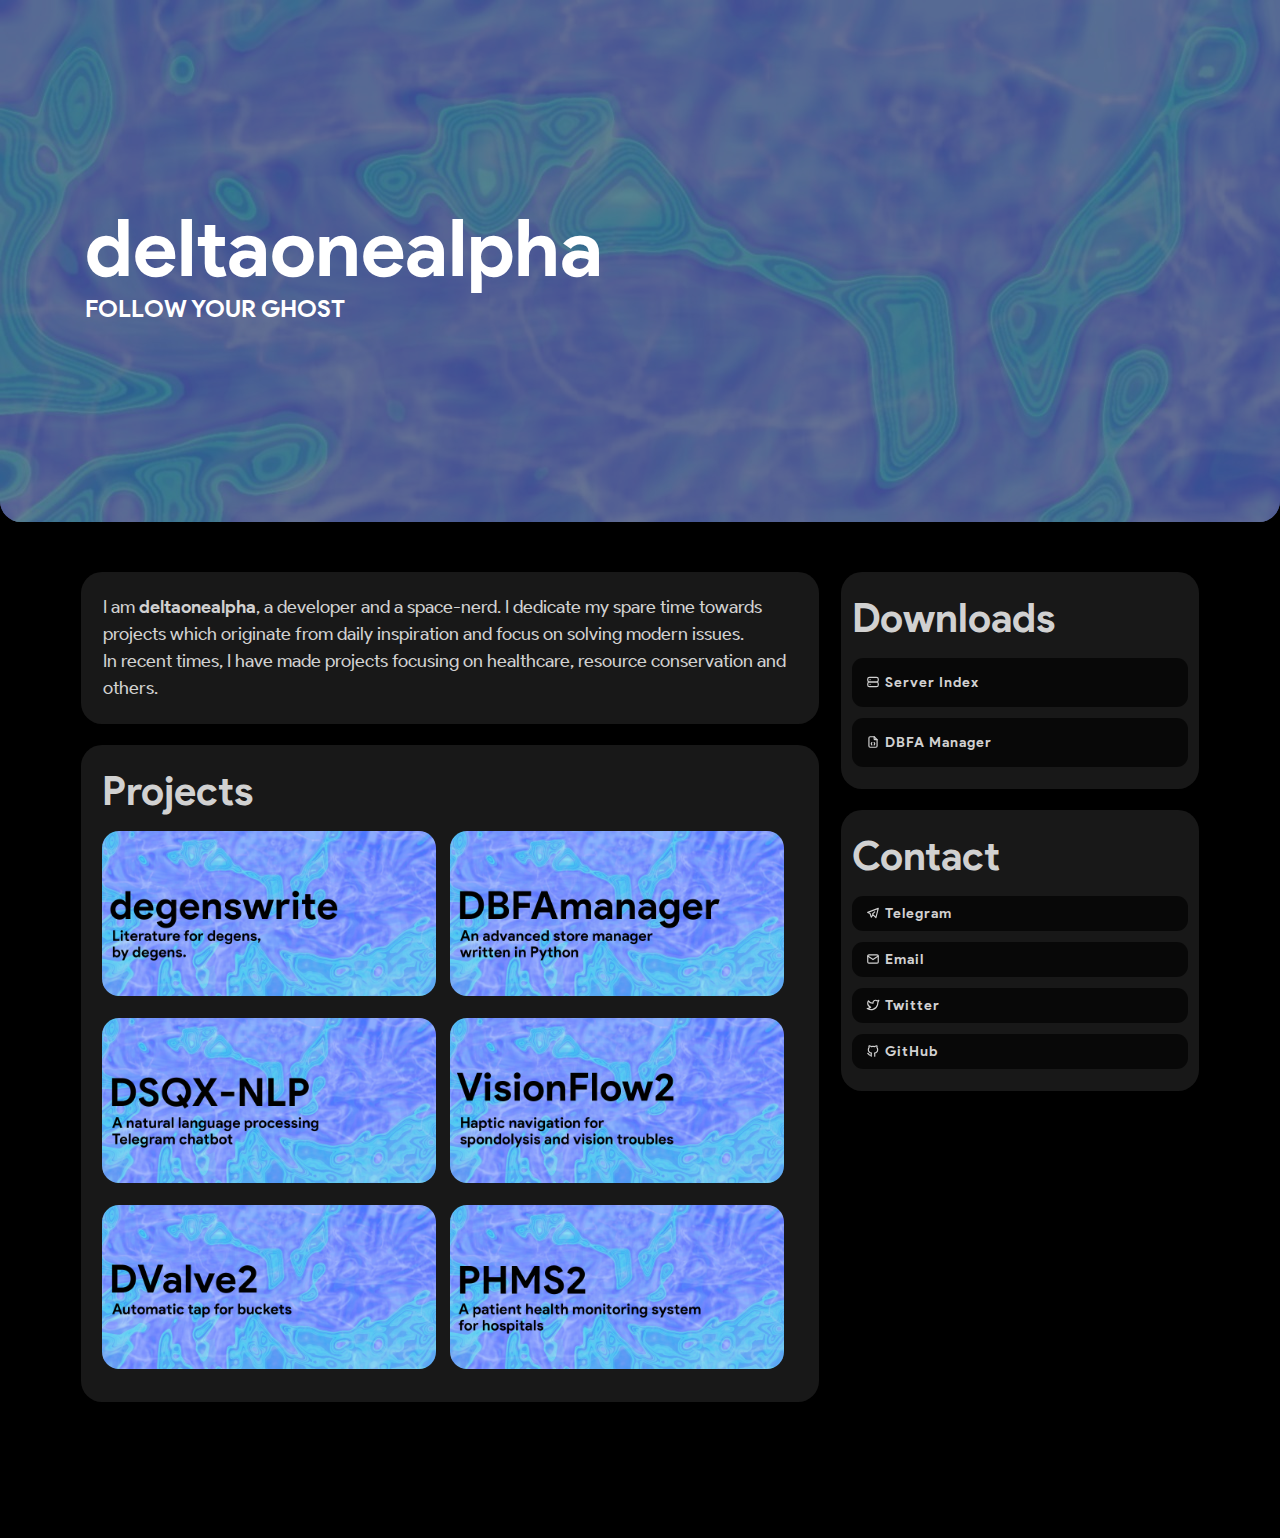
<file: index.html>
<!DOCTYPE html>
<html>

<head>
    <meta charset="utf-8">
    <meta name="viewport" content="width=device-width, initial-scale=1.0, shrink-to-fit=no">
    <title>deltaonealpha</title>
    <meta name="description" content="deltaonealpha">
    <link rel="icon" type="image/jpeg" sizes="1800x945" href="assets/img/mainwalldta.jpg?h=601fd2e0a90e8f464d47ae517417f5c7">
    <link rel="icon" type="image/jpeg" sizes="1800x945" href="assets/img/mainwalldta.jpg?h=601fd2e0a90e8f464d47ae517417f5c7">
    <link rel="icon" type="image/jpeg" sizes="1800x945" href="assets/img/mainwalldta.jpg?h=601fd2e0a90e8f464d47ae517417f5c7">
    <link rel="icon" type="image/jpeg" sizes="1800x945" href="assets/img/mainwalldta.jpg?h=601fd2e0a90e8f464d47ae517417f5c7">
    <link rel="icon" type="image/jpeg" sizes="1800x945" href="assets/img/mainwalldta.jpg?h=601fd2e0a90e8f464d47ae517417f5c7">
    <link rel="stylesheet" href="assets/bootstrap/css/bootstrap.min.css?h=72c282b4576980712fa9952102e202ef">
    <link rel="stylesheet" href="https://fonts.googleapis.com/css?family=Open+Sans:300italic,400italic,600italic,700italic,800italic,400,300,600,700,800">
    <link rel="stylesheet" href="https://fonts.googleapis.com/css?family=Lora:400,700,400italic,700italic">
    <link rel="stylesheet" href="https://fonts.googleapis.com/css?family=Manrope">
    <link rel="stylesheet" href="assets/css/styles.min.css?h=65d0b40a832af0f48b3ecec514f7c5fb">
</head>

<body style="background: rgb(0,0,0);">
    <header class="masthead" style="background: url(&quot;assets/img/mainwalldta.jpg?h=601fd2e0a90e8f464d47ae517417f5c7&quot;);border-bottom-right-radius: 21px;border-bottom-left-radius: 21px;">
        <div class="overlay" style="border-bottom-left-radius: 21px;border-bottom-right-radius: 21px;"></div>
        <div class="container">
            <div class="row">
                <div class="col-md-10 col-lg-12 mx-auto">
                    <div class="site-heading">
                        <h1 style="font-family: 'Product Sans';text-align: left;font-weight: bold;margin-bottom: 0px;">deltaonealpha</h1><span class="text-uppercase subheading" style="text-align: left;font-family: 'Product Sans';margin-top: 0px;font-weight: 900;"><strong>Follow Your</strong>&nbsp;Ghost<br></span>
                        <div class="text-left"></div>
                    </div>
                </div>
            </div>
        </div>
    </header>
    <div class="container">
        <div class="row text-left">
            <div class="col-md-10 col-lg-8" style="padding: 0px;padding-right: 0px;padding-left: 0px;padding-top: 0px;padding-bottom: 0px;">
                <div class="post-preview" style="background: #181818;padding: 11px;border-radius: 21px;margin-left: 11px;margin-right: 11px;">
                    <p class="post-meta" style="margin-bottom: 0px;padding-right: 11px;padding-left: 11px;padding-bottom: 11px;padding-top: 11px;font-family: 'Product Sans';font-style: normal;color: #d1d1d1;">I am <strong>deltaonealpha</strong>, a developer and a space-nerd. I dedicate my spare time towards projects which originate from daily inspiration and focus on solving modern issues.<br>In recent times, I have made projects focusing on healthcare, resource conservation and others.<br></p>
                </div>
                <div class="post-preview" style="background: #181818;padding: 11px;border-radius: 21px;margin-top: 21px;margin-bottom: 21px;margin-right: 11px;margin-left: 11px;padding-left: 21px;padding-right: 21px;">
                    <h1 style="padding-left: 0px;color: #d1d1d1;font-family: 'Product Sans';font-weight: 900;margin-bottom: 5px;margin-top: 11px;">Projects</h1>
                    <div style="padding-left: 0px;padding-top: 11px;padding-bottom: 11px;padding-right: 0px;"><a href="https://degenswrite.com/"><img src="assets/img/degenswrite.png?h=645f97d7a07fe38545efbbed99c38526" style="border-radius: 17px;width: 48%;margin-right: 2%;"></a><a href="dbfa.html#top"><img src="assets/img/dbfamanager.png?h=1ae04c2dfdd17ff94492b772973b1a99" style="border-radius: 17px;width: 48%;margin-right: 0px;"></a></div>
                    <div style="padding-left: 0px;padding-top: 11px;padding-bottom: 11px;padding-right: 0px;"><a href="dsqxnlp.html"><img src="assets/img/dsqxnlp.png?h=e3fbf94b272513bf3c09cb18beb20467" style="border-radius: 17px;width: 48%;margin-right: 2%;"></a><a href="visionflow2.html#top"><img src="assets/img/visionflow2.png?h=b7163f5c31cbd6fdbf8d3cc1033387e2" style="border-radius: 17px;width: 48%;margin-right: 0px;"></a></div>
                    <div style="padding-left: 0px;padding-top: 11px;padding-bottom: 11px;padding-right: 0px;margin-bottom: 11px;"><a href="dvalve2.html#top"><img src="assets/img/dvalve2.png?h=7ae0128672015cc4bd5b20a91b0d3c09" style="border-radius: 17px;width: 48%;margin-right: 2%;"></a><a href="phms2.html#top"><img src="assets/img/phms.png?h=ed7a313ca8e55882992c7127422fbf11" style="border-radius: 17px;width: 48%;margin-right: 0px;"></a></div>
                </div>
            </div>
            <div class="col" style="padding-right: 11px;padding-left: 11px;">
                <div class="post-preview" style="background: #181818;padding: 11px;border-radius: 21px;margin-top: 0px;margin-right: 0px;padding-right: 11px;margin-bottom: 21px;">
                    <h1 style="padding-left: 0px;color: #d1d1d1;font-family: 'Product Sans';font-weight: 900;margin-bottom: 5px;margin-top: 11px;">Downloads</h1><!-- Start: delclass_button --><a class="btn text-capitalize text-left shadow-none" role="button" style="color: #d1d1d1;background: rgba(0,0,0,0.6509803921568628);border-radius: 11px;font-family: 'Product Sans';padding-top: 14px;padding-bottom: 14px;border-style: none;border-color: rgba(0,0,0,0.6509803921568628);margin-right: 11px;padding-right: 14px;padding-left: 14px;margin-top: 11px;width: 100%;margin-left: 0px;font-size: 14px;margin-bottom: 11px;" href="https://server.deltaonealpha.workers.dev"><svg xmlns="http://www.w3.org/2000/svg" width="1em" height="1em" viewBox="0 0 24 24" stroke-width="2" stroke="currentColor" fill="none" stroke-linecap="round" stroke-linejoin="round" class="icon icon-tabler icon-tabler-server" style="margin-right: 5px;margin-bottom: 3px;">
                            <path stroke="none" d="M0 0h24v24H0z" fill="none"></path>
                            <rect x="3" y="4" width="18" height="8" rx="3"></rect>
                            <rect x="3" y="12" width="18" height="8" rx="3"></rect>
                            <line x1="7" y1="8" x2="7" y2="8.01"></line>
                            <line x1="7" y1="16" x2="7" y2="16.01"></line>
                        </svg>Server Index<br></a><!-- End: delclass_button -->
                    <div class="dropdown" style="text-align: left;font-family: 'Product Sans';"><button class="btn text-capitalize text-left" data-toggle="dropdown" aria-expanded="false" type="button" style="border-radius: 11px;background: rgba(0,0,0,0.6509803921568628);font-family: 'Product Sans';color: #d1d1d1;padding-top: 14px;padding-right: 14px;padding-bottom: 14px;padding-left: 14px;width: 100%;border-style: none;border-color: rgba(0,0,0,0.6509803921568628);margin-bottom: 11px;"><svg xmlns="http://www.w3.org/2000/svg" width="1em" height="1em" viewBox="0 0 24 24" stroke-width="2" stroke="currentColor" fill="none" stroke-linecap="round" stroke-linejoin="round" class="icon icon-tabler icon-tabler-file-code" style="margin-right: 5px;margin-bottom: 3px;">
                                <path stroke="none" d="M0 0h24v24H0z" fill="none"></path>
                                <path d="M14 3v4a1 1 0 0 0 1 1h4"></path>
                                <path d="M17 21h-10a2 2 0 0 1 -2 -2v-14a2 2 0 0 1 2 -2h7l5 5v11a2 2 0 0 1 -2 2z"></path>
                                <path d="M10 13l-1 2l1 2"></path>
                                <path d="M14 13l1 2l-1 2"></path>
                            </svg>DBFA Manager</button>
                        <div class="dropdown-menu" style="background: #d1d1d1;border-radius: 11px;"><a class="dropdown-item" href="https://github.com/deltaonealpha/DBFA/raw/master/docs/dbfadocs-Inception-1.pdf" style="padding-left: 11px;">Download Documentation</a><a class="dropdown-item" href="https://github.com/deltaonealpha/DBFA/archive/master.zip" style="padding-left: 11px;">Download Latest Source</a><a class="dropdown-item" style="padding-left: 11px;" href="https://github.com/deltaonealpha/DBFA/releases/">Download Latest Release</a><a class="dropdown-item" href="https://github.com/deltaonealpha/DBFA/releases" style="padding-left: 11px;">Download Previous Releases</a></div>
                    </div>
                </div>
                <div class="post-preview" style="background: #181818;padding: 11px;border-radius: 21px;margin-top: 21px;margin-right: 0px;padding-right: 11px;margin-bottom: 21px;">
                    <h1 style="padding-left: 0px;color: #d1d1d1;font-family: 'Product Sans';font-weight: 900;margin-bottom: 5px;margin-top: 11px;">Contact</h1><!-- Start: delclass_button --><a class="btn text-capitalize text-left shadow-none" role="button" style="color: #d1d1d1;background: rgba(0,0,0,0.6509803921568628);border-radius: 11px;font-family: 'Product Sans';padding-top: 7px;padding-bottom: 7px;border-style: none;border-color: rgba(0,0,0,0.6509803921568628);margin-right: 11px;padding-right: 14px;padding-left: 14px;margin-top: 11px;width: 100%;margin-left: 0px;" href="https://t.me/deltaonealpha"><svg xmlns="http://www.w3.org/2000/svg" width="1em" height="1em" viewBox="0 0 24 24" stroke-width="2" stroke="currentColor" fill="none" stroke-linecap="round" stroke-linejoin="round" class="icon icon-tabler icon-tabler-brand-telegram" style="margin-right: 5px;margin-bottom: 3px;">
                            <path stroke="none" d="M0 0h24v24H0z" fill="none"></path>
                            <path d="M15 10l-4 4l6 6l4 -16l-18 7l4 2l2 6l3 -4"></path>
                        </svg>Telegram</a><!-- End: delclass_button -->
                    <!-- Start: delclass_button --><a class="btn text-capitalize text-left shadow-none" role="button" style="color: #d1d1d1;background: rgba(0,0,0,0.6509803921568628);border-radius: 11px;font-family: 'Product Sans';padding-top: 7px;padding-bottom: 7px;border-style: none;border-color: rgba(0,0,0,0.6509803921568628);margin-right: 11px;padding-right: 14px;padding-left: 14px;margin-top: 11px;width: 100%;margin-left: 0px;" href="mailto:balaji.pranav@outlook.in"><svg xmlns="http://www.w3.org/2000/svg" width="1em" height="1em" viewBox="0 0 24 24" stroke-width="2" stroke="currentColor" fill="none" stroke-linecap="round" stroke-linejoin="round" class="icon icon-tabler icon-tabler-mail" style="margin-right: 5px;margin-bottom: 3px;">
                            <path stroke="none" d="M0 0h24v24H0z" fill="none"></path>
                            <rect x="3" y="5" width="18" height="14" rx="2"></rect>
                            <polyline points="3 7 12 13 21 7"></polyline>
                        </svg>Email</a><!-- End: delclass_button -->
                    <!-- Start: delclass_button --><a class="btn text-capitalize text-left shadow-none" role="button" style="color: #d1d1d1;background: rgba(0,0,0,0.6509803921568628);border-radius: 11px;font-family: 'Product Sans';padding-top: 7px;padding-bottom: 7px;border-style: none;border-color: rgba(0,0,0,0.6509803921568628);margin-right: 11px;padding-right: 14px;padding-left: 14px;margin-top: 11px;width: 100%;margin-left: 0px;" href="https://twitter.com/deltaonealpha"><svg xmlns="http://www.w3.org/2000/svg" width="1em" height="1em" viewBox="0 0 24 24" stroke-width="2" stroke="currentColor" fill="none" stroke-linecap="round" stroke-linejoin="round" class="icon icon-tabler icon-tabler-brand-twitter" style="margin-right: 5px;margin-bottom: 3px;">
                            <path stroke="none" d="M0 0h24v24H0z" fill="none"></path>
                            <path d="M22 4.01c-1 .49 -1.98 .689 -3 .99c-1.121 -1.265 -2.783 -1.335 -4.38 -.737s-2.643 2.06 -2.62 3.737v1c-3.245 .083 -6.135 -1.395 -8 -4c0 0 -4.182 7.433 4 11c-1.872 1.247 -3.739 2.088 -6 2c3.308 1.803 6.913 2.423 10.034 1.517c3.58 -1.04 6.522 -3.723 7.651 -7.742a13.84 13.84 0 0 0 .497 -3.753c-.002 -.249 1.51 -2.772 1.818 -4.013z"></path>
                        </svg>Twitter</a><!-- End: delclass_button -->
                    <!-- Start: delclass_button --><a class="btn text-capitalize text-left shadow-none" role="button" style="color: #d1d1d1;background: rgba(0,0,0,0.6509803921568628);border-radius: 11px;font-family: 'Product Sans';padding-top: 7px;padding-bottom: 7px;border-style: none;border-color: rgba(0,0,0,0.6509803921568628);margin-right: 11px;padding-right: 14px;padding-left: 14px;margin-top: 11px;width: 100%;margin-left: 0px;margin-bottom: 11px;" href="https://github.com/deltaonealpha"><svg xmlns="http://www.w3.org/2000/svg" width="1em" height="1em" viewBox="0 0 24 24" stroke-width="2" stroke="currentColor" fill="none" stroke-linecap="round" stroke-linejoin="round" class="icon icon-tabler icon-tabler-brand-github" style="margin-right: 5px;margin-bottom: 3px;">
                            <path stroke="none" d="M0 0h24v24H0z" fill="none"></path>
                            <path d="M9 19c-4.3 1.4 -4.3 -2.5 -6 -3m12 5v-3.5c0 -1 .1 -1.4 -.5 -2c2.8 -.3 5.5 -1.4 5.5 -6a4.6 4.6 0 0 0 -1.3 -3.2a4.2 4.2 0 0 0 -.1 -3.2s-1.1 -.3 -3.5 1.3a12.3 12.3 0 0 0 -6.2 0c-2.4 -1.6 -3.5 -1.3 -3.5 -1.3a4.2 4.2 0 0 0 -.1 3.2a4.6 4.6 0 0 0 -1.3 3.2c0 4.6 2.7 5.7 5.5 6c-.6 .6 -.6 1.2 -.5 2v3.5"></path>
                        </svg>GitHub</a><!-- End: delclass_button -->
                </div>
            </div>
        </div>
    </div>
    <footer></footer>
    <script src="assets/js/jquery.min.js?h=89312d34339dcd686309fe284b3f226f"></script>
    <script src="assets/bootstrap/js/bootstrap.min.js?h=03ab36d1dde930b7d44a712f19075641"></script>
    <script src="assets/js/script.min.js?h=33575e8ad7d7046f302391200daded24"></script>
</body>

</html>
</file>
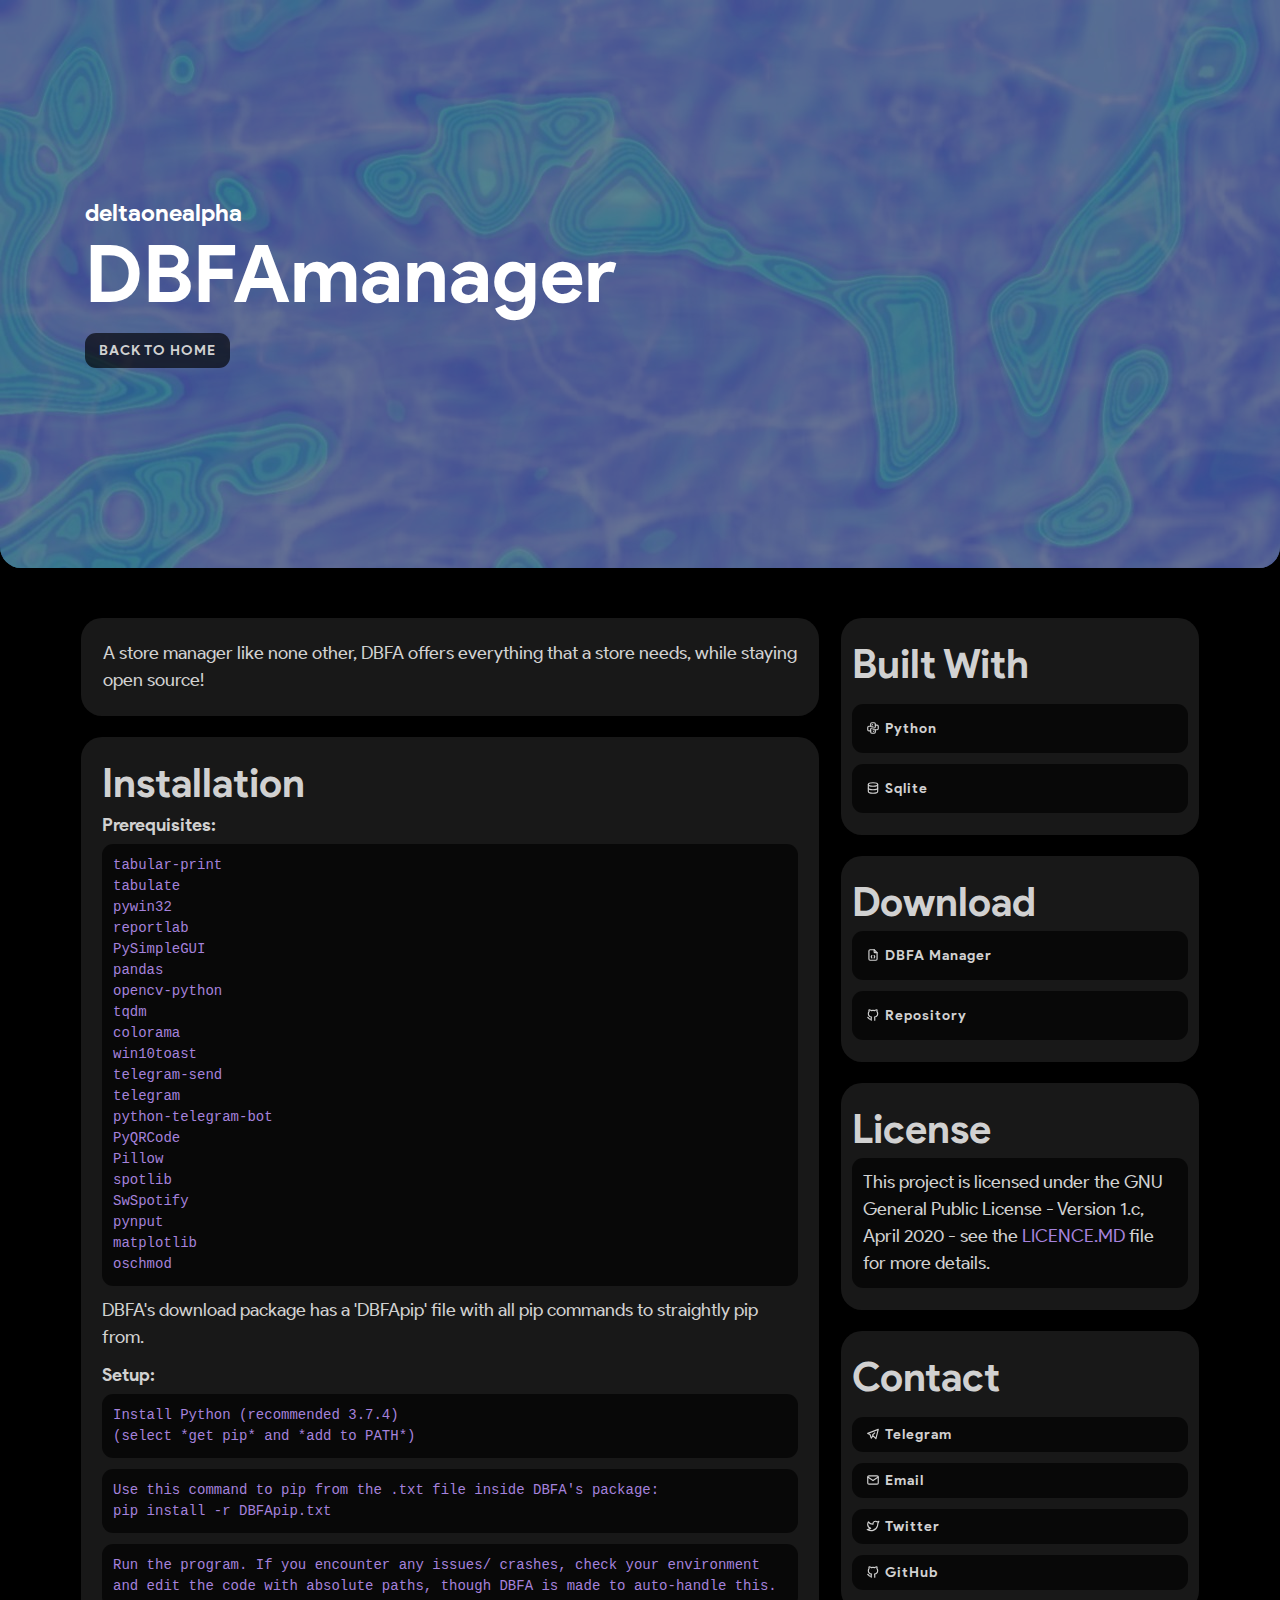
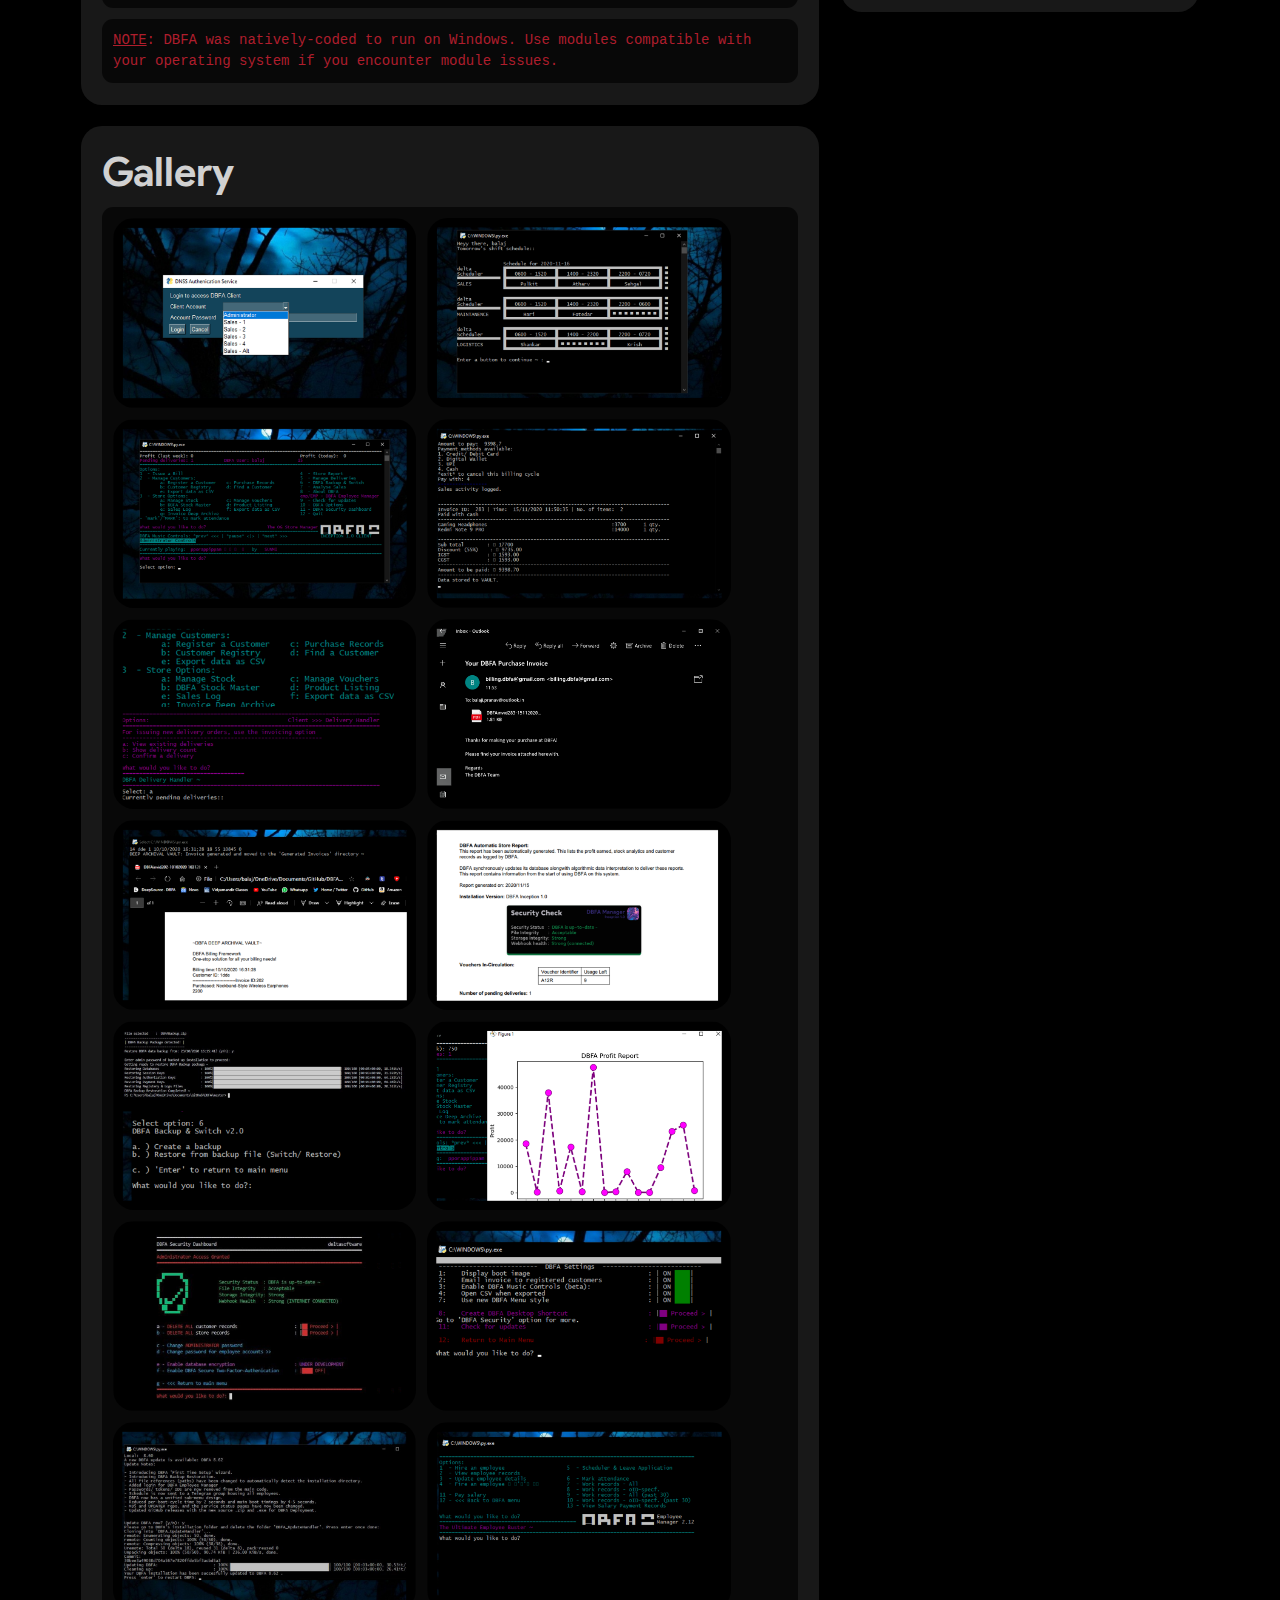
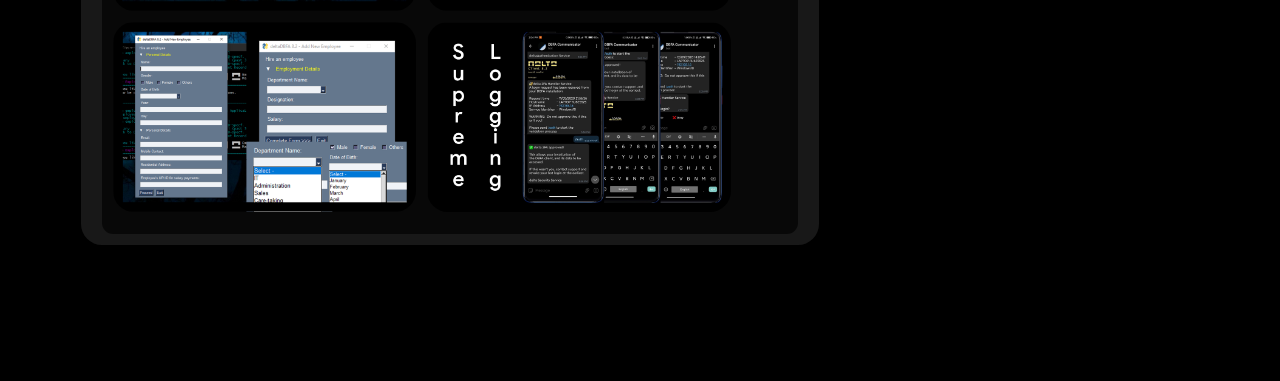
<file: dbfa.html>
<!DOCTYPE html>
<html>

<head>
    <meta charset="utf-8">
    <meta name="viewport" content="width=device-width, initial-scale=1.0, shrink-to-fit=no">
    <title>DBFAmanager - deltaonealpha</title>
    <meta name="description" content="deltaonealpha">
    <link rel="icon" type="image/jpeg" sizes="1800x945" href="assets/img/mainwalldta.jpg?h=601fd2e0a90e8f464d47ae517417f5c7">
    <link rel="icon" type="image/jpeg" sizes="1800x945" href="assets/img/mainwalldta.jpg?h=601fd2e0a90e8f464d47ae517417f5c7">
    <link rel="icon" type="image/jpeg" sizes="1800x945" href="assets/img/mainwalldta.jpg?h=601fd2e0a90e8f464d47ae517417f5c7">
    <link rel="icon" type="image/jpeg" sizes="1800x945" href="assets/img/mainwalldta.jpg?h=601fd2e0a90e8f464d47ae517417f5c7">
    <link rel="icon" type="image/jpeg" sizes="1800x945" href="assets/img/mainwalldta.jpg?h=601fd2e0a90e8f464d47ae517417f5c7">
    <link rel="stylesheet" href="assets/bootstrap/css/bootstrap.min.css?h=72c282b4576980712fa9952102e202ef">
    <link rel="stylesheet" href="https://fonts.googleapis.com/css?family=Open+Sans:300italic,400italic,600italic,700italic,800italic,400,300,600,700,800">
    <link rel="stylesheet" href="https://fonts.googleapis.com/css?family=Lora:400,700,400italic,700italic">
    <link rel="stylesheet" href="https://fonts.googleapis.com/css?family=Manrope">
    <link rel="stylesheet" href="assets/css/styles.min.css?h=65d0b40a832af0f48b3ecec514f7c5fb">
</head>

<body style="background: rgb(0,0,0);">
    <header class="masthead" style="background: url(&quot;assets/img/mainwalldta.jpg?h=601fd2e0a90e8f464d47ae517417f5c7&quot;);border-bottom-right-radius: 21px;border-bottom-left-radius: 21px;">
        <div class="overlay" style="border-bottom-left-radius: 21px;border-bottom-right-radius: 21px;"></div>
        <div class="container">
            <div class="row">
                <div class="col-md-10 col-lg-12 mx-auto">
                    <div class="site-heading"><span class="text-lowercase subheading" style="text-align: left;font-family: 'Product Sans';margin-top: 0px;font-weight: 900;">deltaonealpha</span>
                        <h1 style="font-family: 'Product Sans';text-align: left;font-weight: bold;margin-bottom: 0px;">DBFAmanager</h1>
                        <div class="text-left">
                            <!-- Start: delclass_button --><a class="btn text-capitalize text-left shadow-none" role="button" style="color: #d1d1d1;background: rgba(0,0,0,0.6509803921568628);border-radius: 11px;font-family: 'Product Sans';padding-top: 7px;padding-bottom: 7px;border-style: none;border-color: rgba(0,0,0,0.6509803921568628);margin-right: 5px;padding-right: 14px;padding-left: 14px;margin-top: 11px;" href="index.html#top">BACK TO HOME</a><!-- End: delclass_button -->
                        </div>
                    </div>
                </div>
            </div>
        </div>
    </header>
    <div class="container">
        <div class="row text-left">
            <div class="col-md-10 col-lg-8" style="padding: 0px;padding-right: 0px;padding-left: 0px;padding-top: 0px;padding-bottom: 0px;">
                <div class="post-preview" style="background: #181818;padding: 11px;border-radius: 21px;margin-left: 11px;margin-right: 11px;">
                    <p class="post-meta" style="margin-bottom: 0px;padding-right: 11px;padding-bottom: 11px;padding-top: 11px;font-family: 'Product Sans';font-style: normal;color: #d1d1d1;padding-left: 11px;">A store manager like none other, DBFA offers everything that a store needs, while staying open source!<br></p>
                </div>
                <div class="post-preview" style="background: #181818;padding: 11px;border-radius: 21px;margin-top: 21px;margin-bottom: 21px;margin-right: 11px;margin-left: 11px;padding-left: 21px;padding-right: 21px;">
                    <h1 style="padding-left: 0px;color: #d1d1d1;font-family: 'Product Sans';font-weight: 900;margin-bottom: 5px;margin-top: 11px;"><strong>Installation</strong><br></h1>
                    <p class="post-meta" style="margin-bottom: 0px;padding-right: 11px;padding-bottom: 0px;padding-top: 0px;font-family: 'Product Sans';font-style: normal;color: #d1d1d1;"><strong>Prerequisites:</strong><br></p>
                    <p class="text-monospace post-meta" style="margin-bottom: 11px;padding-right: 11px;padding-bottom: 11px;padding-top: 11px;font-family: 'Product Sans';font-style: normal;color: #a582dc;font-size: 14px;padding-left: 11px;border-radius: 11px;background: rgba(0,0,0,0.6509803921568628);margin-top: 5px;">tabular-print<br>tabulate<br>pywin32<br>reportlab<br>PySimpleGUI<br>pandas<br>opencv-python<br>tqdm<br>colorama<br>win10toast<br>telegram-send<br>telegram<br>python-telegram-bot<br>PyQRCode<br>Pillow<br>spotlib<br>SwSpotify<br>pynput<br>matplotlib<br>oschmod<br></p>
                    <p class="post-meta" style="margin-bottom: 0px;padding-right: 11px;padding-bottom: 11px;padding-top: 0px;font-family: 'Product Sans';font-style: normal;color: #d1d1d1;">DBFA's download package has a 'DBFApip' file with all pip commands to straightly pip from.<br></p>
                    <p class="post-meta" style="margin-bottom: 0px;padding-right: 11px;padding-bottom: 0px;padding-top: 0px;font-family: 'Product Sans';font-style: normal;color: #d1d1d1;"><strong>Setup:</strong><br></p>
                    <p class="text-monospace post-meta" style="margin-bottom: 0px;padding-right: 11px;padding-bottom: 11px;padding-top: 11px;font-family: 'Product Sans';font-style: normal;color: #a582dc;padding-left: 11px;background: rgba(0,0,0,0.6509803921568628);border-radius: 11px;margin-top: 5px;font-size: 14px;">Install Python (recommended 3.7.4)<br>(select *get pip* and *add to PATH*)<br></p>
                    <p class="text-monospace post-meta" style="margin-bottom: 0px;padding-right: 11px;padding-bottom: 11px;padding-top: 11px;font-family: 'Product Sans';font-style: normal;color: #a582dc;padding-left: 11px;background: rgba(0,0,0,0.6509803921568628);border-radius: 11px;margin-top: 11px;font-size: 14px;">Use this command to pip from the .txt file inside DBFA's package:<br> pip install -r DBFApip.txt<br></p>
                    <p class="text-monospace post-meta" style="margin-bottom: 0px;padding-right: 11px;padding-bottom: 11px;padding-top: 11px;font-family: 'Product Sans';font-style: normal;color: #a582dc;padding-left: 11px;background: rgba(0,0,0,0.6509803921568628);border-radius: 11px;margin-top: 11px;font-size: 14px;">Run the program. If you encounter any issues/ crashes, check your environment and edit the code with absolute paths, though DBFA is made to auto-handle this.<br></p>
                    <p class="text-monospace post-meta" style="margin-bottom: 11px;padding-right: 11px;padding-bottom: 11px;padding-top: 11px;font-family: 'Product Sans';font-style: normal;color: #af1e2d;padding-left: 11px;background: rgba(0,0,0,0.6509803921568628);border-radius: 11px;margin-top: 11px;font-size: 14px;"><span style="text-decoration: underline;">NOTE</span>:&nbsp;DBFA was natively-coded to run on Windows. Use modules compatible with your operating system if you encounter module issues.<br></p>
                </div>
                <div class="post-preview" style="background: #181818;padding: 11px;border-radius: 21px;margin-top: 21px;margin-bottom: 21px;margin-right: 11px;margin-left: 11px;padding-left: 21px;padding-right: 21px;">
                    <h1 style="padding-left: 0px;color: #d1d1d1;font-family: 'Product Sans';font-weight: 900;margin-bottom: 11px;margin-top: 11px;"><strong>Gallery</strong><br></h1>
                    <p class="post-meta" style="margin-bottom: 0px;padding-right: 11px;padding-bottom: 11px;padding-top: 11px;font-family: 'Product Sans';font-style: normal;color: #d1d1d1;padding-left: 11px;background: rgba(0,0,0,0.6509803921568628);border-radius: 11px;margin-top: 5px;font-size: 18px;font-weight: 900;"><img style="margin-bottom: 11px;width: 45%;border-radius: 21px;margin-right: 11px;" src="assets/img/DBFA/1.png?h=d58d08b6ab336a17a10369ae1dc66528"><img style="margin-bottom: 11px;width: 45%;border-radius: 21px;margin-right: 11px;" src="assets/img/DBFA/2.png?h=42d080e56805c8ac6304fbab4dd67027"><img style="margin-bottom: 11px;width: 45%;border-radius: 21px;margin-right: 11px;" src="assets/img/DBFA/3.png?h=f96c99c653588b14f50894ad1e09bf62"><img style="margin-bottom: 11px;width: 45%;border-radius: 21px;margin-right: 11px;" src="assets/img/DBFA/4.png?h=88fc61d465c1c6800cc81a918d92825a"><img style="margin-bottom: 11px;width: 45%;border-radius: 21px;margin-right: 11px;" src="assets/img/DBFA/5.png?h=f57b6b8ad52504d2d406f070d6ae120d"><img style="margin-bottom: 11px;width: 45%;border-radius: 21px;margin-right: 11px;" src="assets/img/DBFA/6.png?h=945d5f8bb103441e6ac2d87e9366593a"><img style="margin-bottom: 11px;width: 45%;border-radius: 21px;margin-right: 11px;" src="assets/img/DBFA/7.png?h=f52c6fcfe0bce4024111479001aad404"><img style="margin-bottom: 11px;width: 45%;border-radius: 21px;margin-right: 11px;" src="assets/img/DBFA/8.png?h=e8399173bee4b595e079410537e446ea"><img style="margin-bottom: 11px;width: 45%;border-radius: 21px;margin-right: 11px;" src="assets/img/DBFA/9.png?h=c8bddd709526bc3eb427f05335200162"><img style="margin-bottom: 11px;width: 45%;border-radius: 21px;margin-right: 11px;" src="assets/img/DBFA/10.png?h=a9aa39fd95d523c702c6e67a6923559c"><img style="margin-bottom: 11px;width: 45%;border-radius: 21px;margin-right: 11px;" src="assets/img/DBFA/11.png?h=f4c7f180dbc0301f3002071052745160"><img style="margin-bottom: 11px;width: 45%;border-radius: 21px;margin-right: 11px;" src="assets/img/DBFA/12.png?h=4c49b84ea1c3622d8639561e2a081153"><img style="margin-bottom: 11px;width: 45%;border-radius: 21px;margin-right: 11px;" src="assets/img/DBFA/13.png?h=579572afba659a3569baef79c419a67d"><img style="margin-bottom: 11px;width: 45%;border-radius: 21px;margin-right: 11px;" src="assets/img/DBFA/14.png?h=c5fdb77ea095dbe0069f436321d17fde"><img style="margin-bottom: 11px;width: 45%;border-radius: 21px;margin-right: 11px;" src="assets/img/DBFA/15.png?h=aa50c2028c84ebd41f306bb3dc68bb93"><img style="margin-bottom: 11px;width: 45%;border-radius: 21px;margin-right: 11px;" src="assets/img/DBFA/16.png?h=a8705199d085c7d33de3c3ec0d6fba33"><br></p>
                </div>
            </div>
            <div class="col" style="padding-right: 11px;padding-left: 11px;">
                <div class="post-preview" style="background: #181818;padding: 11px;border-radius: 21px;margin-top: 0px;margin-right: 0px;padding-right: 11px;margin-bottom: 21px;">
                    <h1 style="padding-left: 0px;color: #d1d1d1;font-family: 'Product Sans';font-weight: 900;margin-bottom: 5px;margin-top: 11px;">Built With</h1><!-- Start: delclass_button --><a class="btn text-capitalize text-left shadow-none" role="button" style="color: #d1d1d1;background: rgba(0,0,0,0.6509803921568628);border-radius: 11px;font-family: 'Product Sans';padding-top: 14px;padding-bottom: 14px;border-style: none;border-color: rgba(0,0,0,0.6509803921568628);margin-right: 11px;padding-right: 14px;padding-left: 14px;margin-top: 11px;width: 100%;margin-left: 0px;font-size: 14px;margin-bottom: 11px;" href="https://www.python.org/"><svg xmlns="http://www.w3.org/2000/svg" width="1em" height="1em" viewBox="0 0 24 24" stroke-width="2" stroke="currentColor" fill="none" stroke-linecap="round" stroke-linejoin="round" class="icon icon-tabler icon-tabler-brand-python" style="margin-right: 5px;margin-bottom: 3px;">
                            <path stroke="none" d="M0 0h24v24H0z" fill="none"></path>
                            <path d="M12 9h-7a2 2 0 0 0 -2 2v4a2 2 0 0 0 2 2h3"></path>
                            <path d="M12 15h7a2 2 0 0 0 2 -2v-4a2 2 0 0 0 -2 -2h-3"></path>
                            <path d="M8 9v-4a2 2 0 0 1 2 -2h4a2 2 0 0 1 2 2v5a2 2 0 0 1 -2 2h-4a2 2 0 0 0 -2 2v5a2 2 0 0 0 2 2h4a2 2 0 0 0 2 -2v-4"></path>
                            <line x1="11" y1="6" x2="11" y2="6.01"></line>
                            <line x1="13" y1="18" x2="13" y2="18.01"></line>
                        </svg>Python<br></a><!-- End: delclass_button -->
                    <!-- Start: delclass_button --><a class="btn text-capitalize text-left shadow-none" role="button" style="color: #d1d1d1;background: rgba(0,0,0,0.6509803921568628);border-radius: 11px;font-family: 'Product Sans';padding-top: 14px;padding-bottom: 14px;border-style: none;border-color: rgba(0,0,0,0.6509803921568628);margin-right: 11px;padding-right: 14px;padding-left: 14px;margin-top: 0px;width: 100%;margin-left: 0px;font-size: 14px;margin-bottom: 11px;" href="https://www.sqlite.org/index.html"><svg xmlns="http://www.w3.org/2000/svg" width="1em" height="1em" viewBox="0 0 24 24" stroke-width="2" stroke="currentColor" fill="none" stroke-linecap="round" stroke-linejoin="round" class="icon icon-tabler icon-tabler-database" style="margin-right: 5px;margin-bottom: 3px;">
                            <path stroke="none" d="M0 0h24v24H0z" fill="none"></path>
                            <ellipse cx="12" cy="6" rx="8" ry="3"></ellipse>
                            <path d="M4 6v6a8 3 0 0 0 16 0v-6"></path>
                            <path d="M4 12v6a8 3 0 0 0 16 0v-6"></path>
                        </svg>Sqlite<br></a><!-- End: delclass_button -->
                </div>
                <div class="post-preview" style="background: #181818;padding: 11px;border-radius: 21px;margin-top: 21px;margin-right: 0px;padding-right: 11px;margin-bottom: 21px;">
                    <h1 style="padding-left: 0px;color: #d1d1d1;font-family: 'Product Sans';font-weight: 900;margin-bottom: 5px;margin-top: 11px;">Download</h1>
                    <div class="dropdown" style="text-align: left;font-family: 'Product Sans';"><button class="btn text-capitalize text-left" data-toggle="dropdown" aria-expanded="false" type="button" style="border-radius: 11px;background: rgba(0,0,0,0.6509803921568628);font-family: 'Product Sans';color: #d1d1d1;padding-top: 14px;padding-right: 14px;padding-bottom: 14px;padding-left: 14px;width: 100%;border-style: none;border-color: rgba(0,0,0,0.6509803921568628);margin-bottom: 11px;"><svg xmlns="http://www.w3.org/2000/svg" width="1em" height="1em" viewBox="0 0 24 24" stroke-width="2" stroke="currentColor" fill="none" stroke-linecap="round" stroke-linejoin="round" class="icon icon-tabler icon-tabler-file-code" style="margin-right: 5px;margin-bottom: 3px;">
                                <path stroke="none" d="M0 0h24v24H0z" fill="none"></path>
                                <path d="M14 3v4a1 1 0 0 0 1 1h4"></path>
                                <path d="M17 21h-10a2 2 0 0 1 -2 -2v-14a2 2 0 0 1 2 -2h7l5 5v11a2 2 0 0 1 -2 2z"></path>
                                <path d="M10 13l-1 2l1 2"></path>
                                <path d="M14 13l1 2l-1 2"></path>
                            </svg>DBFA Manager</button>
                        <div class="dropdown-menu" style="background: #d1d1d1;border-radius: 11px;"><a class="dropdown-item" href="https://github.com/deltaonealpha/DBFA/raw/master/docs/dbfadocs-Inception-1.pdf" style="padding-left: 11px;">Download Documentation</a><a class="dropdown-item" href="https://github.com/deltaonealpha/DBFA/archive/master.zip" style="padding-left: 11px;">Download Latest Source</a><a class="dropdown-item" style="padding-left: 11px;" href="https://github.com/deltaonealpha/DBFA/releases/">Download Latest Release</a><a class="dropdown-item" href="https://github.com/deltaonealpha/DBFA/releases" style="padding-left: 11px;">Download Previous Releases</a></div>
                    </div><!-- Start: delclass_button --><a class="btn text-capitalize text-left shadow-none" role="button" style="color: #d1d1d1;background: rgba(0,0,0,0.6509803921568628);border-radius: 11px;font-family: 'Product Sans';padding-top: 14px;padding-bottom: 14px;border-style: none;border-color: rgba(0,0,0,0.6509803921568628);margin-right: 11px;padding-right: 14px;padding-left: 14px;margin-top: 0px;width: 100%;margin-left: 0px;font-size: 14px;margin-bottom: 11px;" href="https://github.com/deltaonealpha/DBFA"><svg xmlns="http://www.w3.org/2000/svg" width="1em" height="1em" viewBox="0 0 24 24" stroke-width="2" stroke="currentColor" fill="none" stroke-linecap="round" stroke-linejoin="round" class="icon icon-tabler icon-tabler-brand-github" style="margin-right: 5px;margin-bottom: 3px;">
                            <path stroke="none" d="M0 0h24v24H0z" fill="none"></path>
                            <path d="M9 19c-4.3 1.4 -4.3 -2.5 -6 -3m12 5v-3.5c0 -1 .1 -1.4 -.5 -2c2.8 -.3 5.5 -1.4 5.5 -6a4.6 4.6 0 0 0 -1.3 -3.2a4.2 4.2 0 0 0 -.1 -3.2s-1.1 -.3 -3.5 1.3a12.3 12.3 0 0 0 -6.2 0c-2.4 -1.6 -3.5 -1.3 -3.5 -1.3a4.2 4.2 0 0 0 -.1 3.2a4.6 4.6 0 0 0 -1.3 3.2c0 4.6 2.7 5.7 5.5 6c-.6 .6 -.6 1.2 -.5 2v3.5"></path>
                        </svg>Repository<br></a><!-- End: delclass_button -->
                </div>
                <div class="post-preview" style="background: #181818;padding: 11px;border-radius: 21px;margin-top: 21px;margin-right: 0px;padding-right: 11px;margin-bottom: 21px;">
                    <h1 style="padding-left: 0px;color: #d1d1d1;font-family: 'Product Sans';font-weight: 900;margin-bottom: 5px;margin-top: 11px;">License</h1>
                    <p class="post-meta" style="margin-bottom: 11px;padding-right: 11px;padding-bottom: 11px;padding-top: 11px;font-family: 'Product Sans';font-style: normal;color: #d1d1d1;padding-left: 11px;background: rgba(0,0,0,0.6509803921568628);border-style: none;border-color: rgba(0,0,0,0.6509803921568628);border-radius: 11px;">This project is licensed under the GNU General Public License - Version 1.c, April 2020 - see the&nbsp;<a href="https://github.com/deltaonealpha/DBFA/blob/master/LICENSE.md" style="color: #a582dc;">LICENCE.MD</a>&nbsp;file for more details.<br></p>
                </div>
                <div class="post-preview" style="background: #181818;padding: 11px;border-radius: 21px;margin-top: 21px;margin-right: 0px;padding-right: 11px;margin-bottom: 21px;">
                    <h1 style="padding-left: 0px;color: #d1d1d1;font-family: 'Product Sans';font-weight: 900;margin-bottom: 5px;margin-top: 11px;">Contact</h1><!-- Start: delclass_button --><a class="btn text-capitalize text-left shadow-none" role="button" style="color: #d1d1d1;background: rgba(0,0,0,0.6509803921568628);border-radius: 11px;font-family: 'Product Sans';padding-top: 7px;padding-bottom: 7px;border-style: none;border-color: rgba(0,0,0,0.6509803921568628);margin-right: 11px;padding-right: 14px;padding-left: 14px;margin-top: 11px;width: 100%;margin-left: 0px;" href="https://t.me/deltaonealpha"><svg xmlns="http://www.w3.org/2000/svg" width="1em" height="1em" viewBox="0 0 24 24" stroke-width="2" stroke="currentColor" fill="none" stroke-linecap="round" stroke-linejoin="round" class="icon icon-tabler icon-tabler-brand-telegram" style="margin-right: 5px;margin-bottom: 3px;">
                            <path stroke="none" d="M0 0h24v24H0z" fill="none"></path>
                            <path d="M15 10l-4 4l6 6l4 -16l-18 7l4 2l2 6l3 -4"></path>
                        </svg>Telegram</a><!-- End: delclass_button -->
                    <!-- Start: delclass_button --><a class="btn text-capitalize text-left shadow-none" role="button" style="color: #d1d1d1;background: rgba(0,0,0,0.6509803921568628);border-radius: 11px;font-family: 'Product Sans';padding-top: 7px;padding-bottom: 7px;border-style: none;border-color: rgba(0,0,0,0.6509803921568628);margin-right: 11px;padding-right: 14px;padding-left: 14px;margin-top: 11px;width: 100%;margin-left: 0px;" href="mailto:balaji.pranav@outlook.in"><svg xmlns="http://www.w3.org/2000/svg" width="1em" height="1em" viewBox="0 0 24 24" stroke-width="2" stroke="currentColor" fill="none" stroke-linecap="round" stroke-linejoin="round" class="icon icon-tabler icon-tabler-mail" style="margin-right: 5px;margin-bottom: 3px;">
                            <path stroke="none" d="M0 0h24v24H0z" fill="none"></path>
                            <rect x="3" y="5" width="18" height="14" rx="2"></rect>
                            <polyline points="3 7 12 13 21 7"></polyline>
                        </svg>Email</a><!-- End: delclass_button -->
                    <!-- Start: delclass_button --><a class="btn text-capitalize text-left shadow-none" role="button" style="color: #d1d1d1;background: rgba(0,0,0,0.6509803921568628);border-radius: 11px;font-family: 'Product Sans';padding-top: 7px;padding-bottom: 7px;border-style: none;border-color: rgba(0,0,0,0.6509803921568628);margin-right: 11px;padding-right: 14px;padding-left: 14px;margin-top: 11px;width: 100%;margin-left: 0px;" href="https://twitter.com/deltaonealpha"><svg xmlns="http://www.w3.org/2000/svg" width="1em" height="1em" viewBox="0 0 24 24" stroke-width="2" stroke="currentColor" fill="none" stroke-linecap="round" stroke-linejoin="round" class="icon icon-tabler icon-tabler-brand-twitter" style="margin-right: 5px;margin-bottom: 3px;">
                            <path stroke="none" d="M0 0h24v24H0z" fill="none"></path>
                            <path d="M22 4.01c-1 .49 -1.98 .689 -3 .99c-1.121 -1.265 -2.783 -1.335 -4.38 -.737s-2.643 2.06 -2.62 3.737v1c-3.245 .083 -6.135 -1.395 -8 -4c0 0 -4.182 7.433 4 11c-1.872 1.247 -3.739 2.088 -6 2c3.308 1.803 6.913 2.423 10.034 1.517c3.58 -1.04 6.522 -3.723 7.651 -7.742a13.84 13.84 0 0 0 .497 -3.753c-.002 -.249 1.51 -2.772 1.818 -4.013z"></path>
                        </svg>Twitter</a><!-- End: delclass_button -->
                    <!-- Start: delclass_button --><a class="btn text-capitalize text-left shadow-none" role="button" style="color: #d1d1d1;background: rgba(0,0,0,0.6509803921568628);border-radius: 11px;font-family: 'Product Sans';padding-top: 7px;padding-bottom: 7px;border-style: none;border-color: rgba(0,0,0,0.6509803921568628);margin-right: 11px;padding-right: 14px;padding-left: 14px;margin-top: 11px;width: 100%;margin-left: 0px;margin-bottom: 11px;" href="https://github.com/deltaonealpha"><svg xmlns="http://www.w3.org/2000/svg" width="1em" height="1em" viewBox="0 0 24 24" stroke-width="2" stroke="currentColor" fill="none" stroke-linecap="round" stroke-linejoin="round" class="icon icon-tabler icon-tabler-brand-github" style="margin-right: 5px;margin-bottom: 3px;">
                            <path stroke="none" d="M0 0h24v24H0z" fill="none"></path>
                            <path d="M9 19c-4.3 1.4 -4.3 -2.5 -6 -3m12 5v-3.5c0 -1 .1 -1.4 -.5 -2c2.8 -.3 5.5 -1.4 5.5 -6a4.6 4.6 0 0 0 -1.3 -3.2a4.2 4.2 0 0 0 -.1 -3.2s-1.1 -.3 -3.5 1.3a12.3 12.3 0 0 0 -6.2 0c-2.4 -1.6 -3.5 -1.3 -3.5 -1.3a4.2 4.2 0 0 0 -.1 3.2a4.6 4.6 0 0 0 -1.3 3.2c0 4.6 2.7 5.7 5.5 6c-.6 .6 -.6 1.2 -.5 2v3.5"></path>
                        </svg>GitHub</a><!-- End: delclass_button -->
                </div>
            </div>
        </div>
    </div>
    <footer></footer>
    <script src="assets/js/jquery.min.js?h=89312d34339dcd686309fe284b3f226f"></script>
    <script src="assets/bootstrap/js/bootstrap.min.js?h=03ab36d1dde930b7d44a712f19075641"></script>
    <script src="assets/js/script.min.js?h=33575e8ad7d7046f302391200daded24"></script>
</body>

</html>
</file>
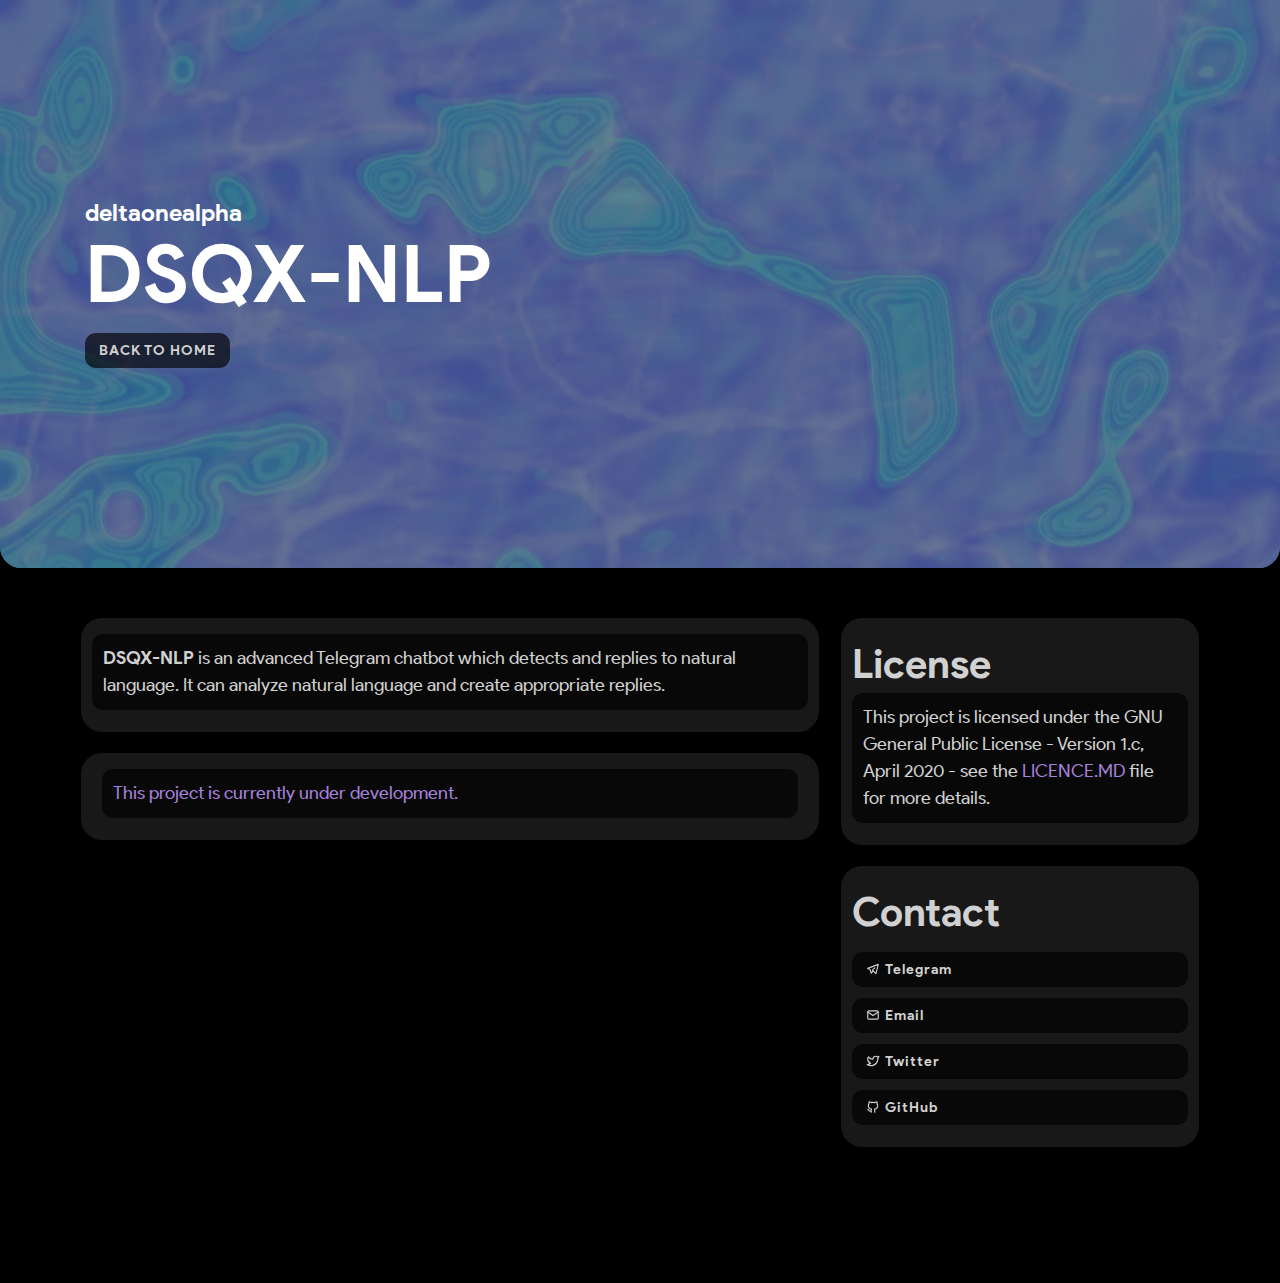
<file: dsqxnlp.html>
<!DOCTYPE html>
<html>

<head>
    <meta charset="utf-8">
    <meta name="viewport" content="width=device-width, initial-scale=1.0, shrink-to-fit=no">
    <title>DSQX-NLP - deltaonealpha</title>
    <meta name="description" content="deltaonealpha">
    <link rel="icon" type="image/jpeg" sizes="1800x945" href="assets/img/mainwalldta.jpg?h=601fd2e0a90e8f464d47ae517417f5c7">
    <link rel="icon" type="image/jpeg" sizes="1800x945" href="assets/img/mainwalldta.jpg?h=601fd2e0a90e8f464d47ae517417f5c7">
    <link rel="icon" type="image/jpeg" sizes="1800x945" href="assets/img/mainwalldta.jpg?h=601fd2e0a90e8f464d47ae517417f5c7">
    <link rel="icon" type="image/jpeg" sizes="1800x945" href="assets/img/mainwalldta.jpg?h=601fd2e0a90e8f464d47ae517417f5c7">
    <link rel="icon" type="image/jpeg" sizes="1800x945" href="assets/img/mainwalldta.jpg?h=601fd2e0a90e8f464d47ae517417f5c7">
    <link rel="stylesheet" href="assets/bootstrap/css/bootstrap.min.css?h=72c282b4576980712fa9952102e202ef">
    <link rel="stylesheet" href="https://fonts.googleapis.com/css?family=Open+Sans:300italic,400italic,600italic,700italic,800italic,400,300,600,700,800">
    <link rel="stylesheet" href="https://fonts.googleapis.com/css?family=Lora:400,700,400italic,700italic">
    <link rel="stylesheet" href="https://fonts.googleapis.com/css?family=Manrope">
    <link rel="stylesheet" href="assets/css/styles.min.css?h=65d0b40a832af0f48b3ecec514f7c5fb">
</head>

<body style="background: rgb(0,0,0);">
    <header class="masthead" style="background: url(&quot;assets/img/mainwalldta.jpg?h=601fd2e0a90e8f464d47ae517417f5c7&quot;);border-bottom-right-radius: 21px;border-bottom-left-radius: 21px;">
        <div class="overlay" style="border-bottom-left-radius: 21px;border-bottom-right-radius: 21px;"></div>
        <div class="container">
            <div class="row">
                <div class="col-md-10 col-lg-12 mx-auto">
                    <div class="site-heading"><span class="text-lowercase subheading" style="text-align: left;font-family: 'Product Sans';margin-top: 0px;font-weight: 900;">deltaonealpha</span>
                        <h1 style="font-family: 'Product Sans';text-align: left;font-weight: bold;margin-bottom: 0px;">DSQX-NLP</h1>
                        <div class="text-left">
                            <!-- Start: delclass_button --><a class="btn text-capitalize text-left shadow-none" role="button" style="color: #d1d1d1;background: rgba(0,0,0,0.6509803921568628);border-radius: 11px;font-family: 'Product Sans';padding-top: 7px;padding-bottom: 7px;border-style: none;border-color: rgba(0,0,0,0.6509803921568628);margin-right: 5px;padding-right: 14px;padding-left: 14px;margin-top: 11px;" href="index.html#top">BACK TO HOME</a><!-- End: delclass_button -->
                        </div>
                    </div>
                </div>
            </div>
        </div>
    </header>
    <div class="container">
        <div class="row text-left">
            <div class="col-md-10 col-lg-8" style="padding: 0px;padding-right: 0px;padding-left: 0px;padding-top: 0px;padding-bottom: 0px;">
                <div class="post-preview" style="background: #181818;padding: 11px;border-radius: 21px;margin-left: 11px;margin-right: 11px;">
                    <p class="post-meta" style="margin-bottom: 11px;padding-right: 11px;padding-bottom: 11px;padding-top: 11px;font-family: 'Product Sans';font-style: normal;color: #d1d1d1;font-size: 18px;padding-left: 11px;border-radius: 11px;background: rgba(0,0,0,0.6509803921568628);margin-top: 5px;"><strong>DSQX-NLP </strong>is an advanced Telegram chatbot which detects and replies to natural language. It can analyze natural language and create appropriate replies.<br></p>
                </div>
                <div class="post-preview" style="background: #181818;padding: 11px;border-radius: 21px;margin-top: 21px;margin-bottom: 21px;margin-right: 11px;margin-left: 11px;padding-left: 21px;padding-right: 21px;">
                    <p class="post-meta" style="margin-bottom: 11px;padding-right: 11px;padding-bottom: 11px;padding-top: 11px;font-family: 'Product Sans';font-style: normal;color: #a582dc;font-size: 18px;padding-left: 11px;border-radius: 11px;background: rgba(0,0,0,0.6509803921568628);margin-top: 5px;">This project is currently under development.</p>
                </div>
            </div>
            <div class="col" style="padding-right: 11px;padding-left: 11px;">
                <div class="post-preview" style="background: #181818;padding: 11px;border-radius: 21px;margin-right: 0px;padding-right: 11px;margin-bottom: 21px;">
                    <h1 style="padding-left: 0px;color: #d1d1d1;font-family: 'Product Sans';font-weight: 900;margin-bottom: 5px;margin-top: 11px;">License</h1>
                    <p class="post-meta" style="margin-bottom: 11px;padding-right: 11px;padding-bottom: 11px;padding-top: 11px;font-family: 'Product Sans';font-style: normal;color: #d1d1d1;padding-left: 11px;background: rgba(0,0,0,0.6509803921568628);border-style: none;border-color: rgba(0,0,0,0.6509803921568628);border-radius: 11px;">This project is licensed under the GNU General Public License - Version 1.c, April 2020 - see the&nbsp;<a href="https://github.com/deltaonealpha/DBFA/blob/master/LICENSE.md" style="color: #a582dc;">LICENCE.MD</a>&nbsp;file for more details.<br></p>
                </div>
                <div class="post-preview" style="background: #181818;padding: 11px;border-radius: 21px;margin-top: 21px;margin-right: 0px;padding-right: 11px;margin-bottom: 21px;">
                    <h1 style="padding-left: 0px;color: #d1d1d1;font-family: 'Product Sans';font-weight: 900;margin-bottom: 5px;margin-top: 11px;">Contact</h1><!-- Start: delclass_button --><a class="btn text-capitalize text-left shadow-none" role="button" style="color: #d1d1d1;background: rgba(0,0,0,0.6509803921568628);border-radius: 11px;font-family: 'Product Sans';padding-top: 7px;padding-bottom: 7px;border-style: none;border-color: rgba(0,0,0,0.6509803921568628);margin-right: 11px;padding-right: 14px;padding-left: 14px;margin-top: 11px;width: 100%;margin-left: 0px;" href="https://t.me/deltaonealpha"><svg xmlns="http://www.w3.org/2000/svg" width="1em" height="1em" viewBox="0 0 24 24" stroke-width="2" stroke="currentColor" fill="none" stroke-linecap="round" stroke-linejoin="round" class="icon icon-tabler icon-tabler-brand-telegram" style="margin-right: 5px;margin-bottom: 3px;">
                            <path stroke="none" d="M0 0h24v24H0z" fill="none"></path>
                            <path d="M15 10l-4 4l6 6l4 -16l-18 7l4 2l2 6l3 -4"></path>
                        </svg>Telegram</a><!-- End: delclass_button -->
                    <!-- Start: delclass_button --><a class="btn text-capitalize text-left shadow-none" role="button" style="color: #d1d1d1;background: rgba(0,0,0,0.6509803921568628);border-radius: 11px;font-family: 'Product Sans';padding-top: 7px;padding-bottom: 7px;border-style: none;border-color: rgba(0,0,0,0.6509803921568628);margin-right: 11px;padding-right: 14px;padding-left: 14px;margin-top: 11px;width: 100%;margin-left: 0px;" href="mailto:balaji.pranav@outlook.in"><svg xmlns="http://www.w3.org/2000/svg" width="1em" height="1em" viewBox="0 0 24 24" stroke-width="2" stroke="currentColor" fill="none" stroke-linecap="round" stroke-linejoin="round" class="icon icon-tabler icon-tabler-mail" style="margin-right: 5px;margin-bottom: 3px;">
                            <path stroke="none" d="M0 0h24v24H0z" fill="none"></path>
                            <rect x="3" y="5" width="18" height="14" rx="2"></rect>
                            <polyline points="3 7 12 13 21 7"></polyline>
                        </svg>Email</a><!-- End: delclass_button -->
                    <!-- Start: delclass_button --><a class="btn text-capitalize text-left shadow-none" role="button" style="color: #d1d1d1;background: rgba(0,0,0,0.6509803921568628);border-radius: 11px;font-family: 'Product Sans';padding-top: 7px;padding-bottom: 7px;border-style: none;border-color: rgba(0,0,0,0.6509803921568628);margin-right: 11px;padding-right: 14px;padding-left: 14px;margin-top: 11px;width: 100%;margin-left: 0px;" href="https://twitter.com/deltaonealpha"><svg xmlns="http://www.w3.org/2000/svg" width="1em" height="1em" viewBox="0 0 24 24" stroke-width="2" stroke="currentColor" fill="none" stroke-linecap="round" stroke-linejoin="round" class="icon icon-tabler icon-tabler-brand-twitter" style="margin-right: 5px;margin-bottom: 3px;">
                            <path stroke="none" d="M0 0h24v24H0z" fill="none"></path>
                            <path d="M22 4.01c-1 .49 -1.98 .689 -3 .99c-1.121 -1.265 -2.783 -1.335 -4.38 -.737s-2.643 2.06 -2.62 3.737v1c-3.245 .083 -6.135 -1.395 -8 -4c0 0 -4.182 7.433 4 11c-1.872 1.247 -3.739 2.088 -6 2c3.308 1.803 6.913 2.423 10.034 1.517c3.58 -1.04 6.522 -3.723 7.651 -7.742a13.84 13.84 0 0 0 .497 -3.753c-.002 -.249 1.51 -2.772 1.818 -4.013z"></path>
                        </svg>Twitter</a><!-- End: delclass_button -->
                    <!-- Start: delclass_button --><a class="btn text-capitalize text-left shadow-none" role="button" style="color: #d1d1d1;background: rgba(0,0,0,0.6509803921568628);border-radius: 11px;font-family: 'Product Sans';padding-top: 7px;padding-bottom: 7px;border-style: none;border-color: rgba(0,0,0,0.6509803921568628);margin-right: 11px;padding-right: 14px;padding-left: 14px;margin-top: 11px;width: 100%;margin-left: 0px;margin-bottom: 11px;" href="https://github.com/deltaonealpha"><svg xmlns="http://www.w3.org/2000/svg" width="1em" height="1em" viewBox="0 0 24 24" stroke-width="2" stroke="currentColor" fill="none" stroke-linecap="round" stroke-linejoin="round" class="icon icon-tabler icon-tabler-brand-github" style="margin-right: 5px;margin-bottom: 3px;">
                            <path stroke="none" d="M0 0h24v24H0z" fill="none"></path>
                            <path d="M9 19c-4.3 1.4 -4.3 -2.5 -6 -3m12 5v-3.5c0 -1 .1 -1.4 -.5 -2c2.8 -.3 5.5 -1.4 5.5 -6a4.6 4.6 0 0 0 -1.3 -3.2a4.2 4.2 0 0 0 -.1 -3.2s-1.1 -.3 -3.5 1.3a12.3 12.3 0 0 0 -6.2 0c-2.4 -1.6 -3.5 -1.3 -3.5 -1.3a4.2 4.2 0 0 0 -.1 3.2a4.6 4.6 0 0 0 -1.3 3.2c0 4.6 2.7 5.7 5.5 6c-.6 .6 -.6 1.2 -.5 2v3.5"></path>
                        </svg>GitHub</a><!-- End: delclass_button -->
                </div>
            </div>
        </div>
    </div>
    <footer></footer>
    <script src="assets/js/jquery.min.js?h=89312d34339dcd686309fe284b3f226f"></script>
    <script src="assets/bootstrap/js/bootstrap.min.js?h=03ab36d1dde930b7d44a712f19075641"></script>
    <script src="assets/js/script.min.js?h=33575e8ad7d7046f302391200daded24"></script>
</body>

</html>
</file>
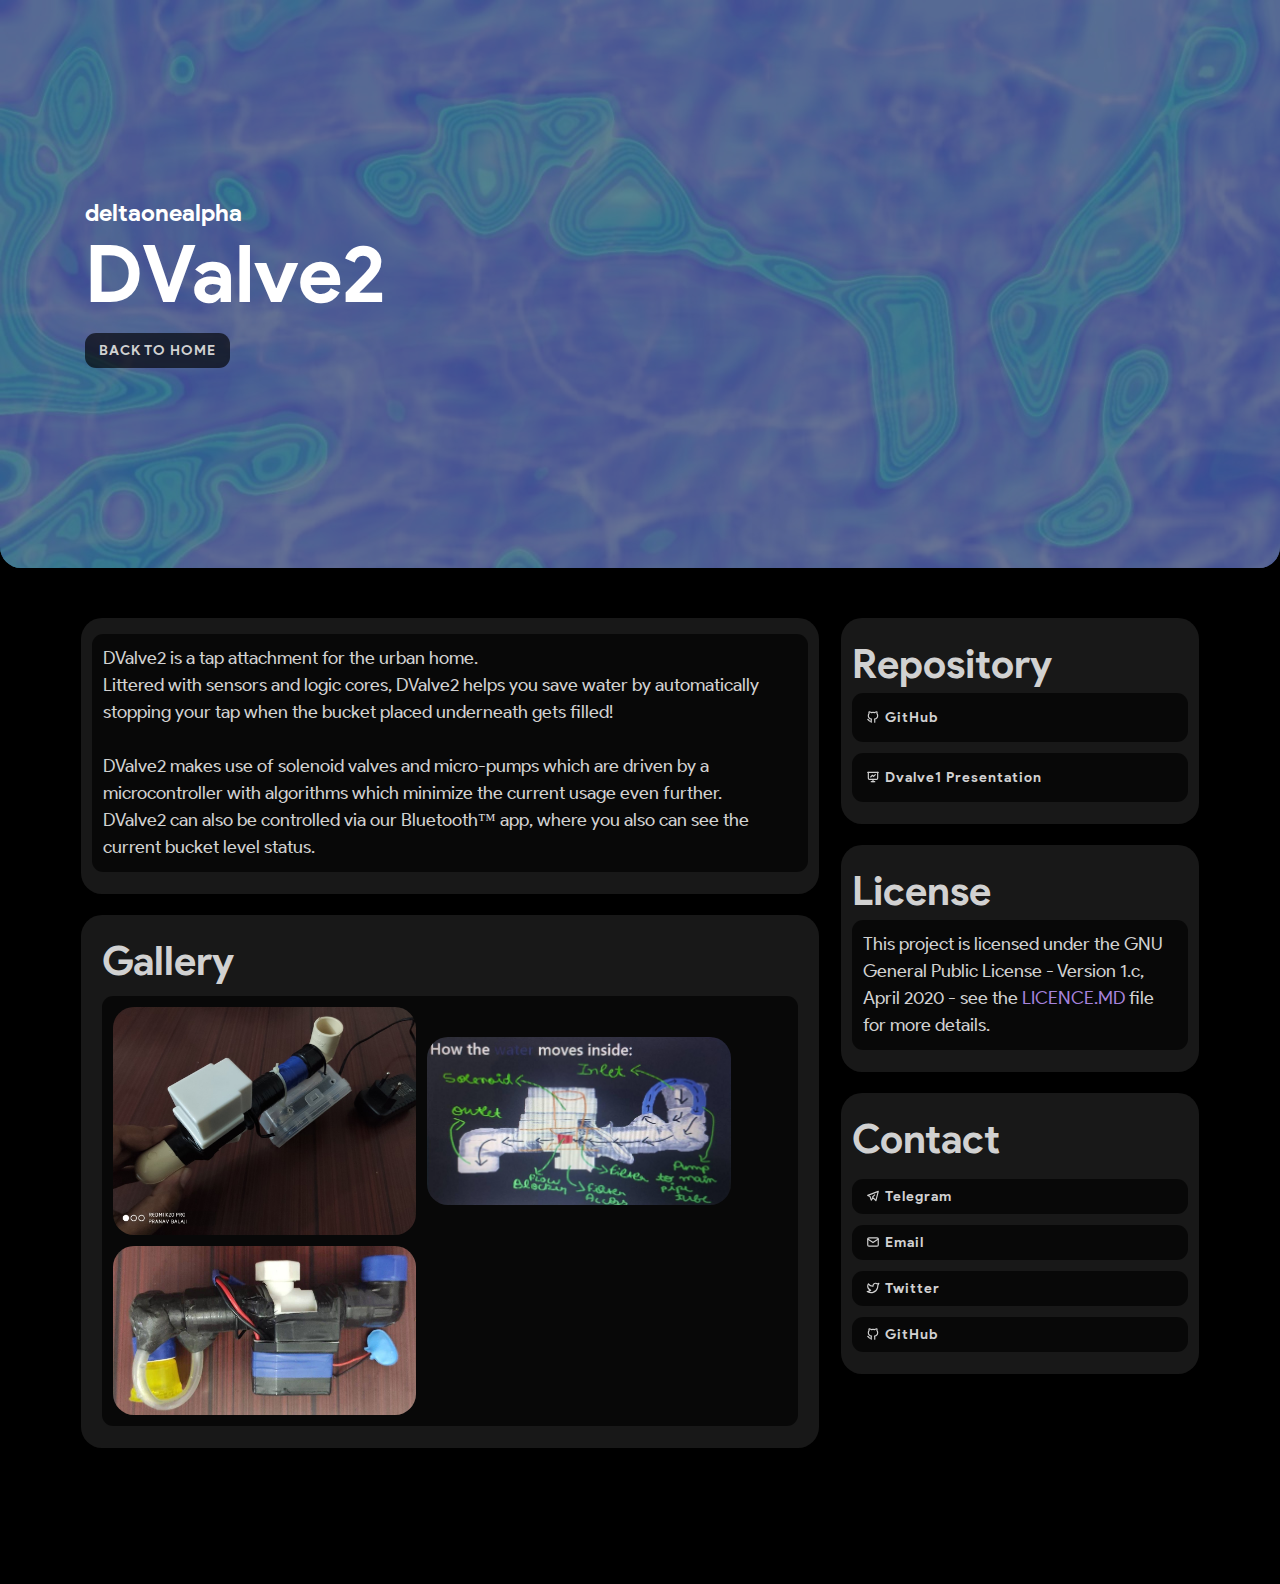
<file: dvalve2.html>
<!DOCTYPE html>
<html>

<head>
    <meta charset="utf-8">
    <meta name="viewport" content="width=device-width, initial-scale=1.0, shrink-to-fit=no">
    <title>DValve2 - deltaonealpha</title>
    <meta name="description" content="deltaonealpha">
    <link rel="icon" type="image/jpeg" sizes="1800x945" href="assets/img/mainwalldta.jpg?h=601fd2e0a90e8f464d47ae517417f5c7">
    <link rel="icon" type="image/jpeg" sizes="1800x945" href="assets/img/mainwalldta.jpg?h=601fd2e0a90e8f464d47ae517417f5c7">
    <link rel="icon" type="image/jpeg" sizes="1800x945" href="assets/img/mainwalldta.jpg?h=601fd2e0a90e8f464d47ae517417f5c7">
    <link rel="icon" type="image/jpeg" sizes="1800x945" href="assets/img/mainwalldta.jpg?h=601fd2e0a90e8f464d47ae517417f5c7">
    <link rel="icon" type="image/jpeg" sizes="1800x945" href="assets/img/mainwalldta.jpg?h=601fd2e0a90e8f464d47ae517417f5c7">
    <link rel="stylesheet" href="assets/bootstrap/css/bootstrap.min.css?h=72c282b4576980712fa9952102e202ef">
    <link rel="stylesheet" href="https://fonts.googleapis.com/css?family=Open+Sans:300italic,400italic,600italic,700italic,800italic,400,300,600,700,800">
    <link rel="stylesheet" href="https://fonts.googleapis.com/css?family=Lora:400,700,400italic,700italic">
    <link rel="stylesheet" href="https://fonts.googleapis.com/css?family=Manrope">
    <link rel="stylesheet" href="assets/css/styles.min.css?h=65d0b40a832af0f48b3ecec514f7c5fb">
</head>

<body style="background: rgb(0,0,0);">
    <header class="masthead" style="background: url(&quot;assets/img/mainwalldta.jpg?h=601fd2e0a90e8f464d47ae517417f5c7&quot;);border-bottom-right-radius: 21px;border-bottom-left-radius: 21px;">
        <div class="overlay" style="border-bottom-left-radius: 21px;border-bottom-right-radius: 21px;"></div>
        <div class="container">
            <div class="row">
                <div class="col-md-10 col-lg-12 mx-auto">
                    <div class="site-heading"><span class="text-lowercase subheading" style="text-align: left;font-family: 'Product Sans';margin-top: 0px;font-weight: 900;">deltaonealpha</span>
                        <h1 style="font-family: 'Product Sans';text-align: left;font-weight: bold;margin-bottom: 0px;">DValve2</h1>
                        <div class="text-left">
                            <!-- Start: delclass_button --><a class="btn text-capitalize text-left shadow-none" role="button" style="color: #d1d1d1;background: rgba(0,0,0,0.6509803921568628);border-radius: 11px;font-family: 'Product Sans';padding-top: 7px;padding-bottom: 7px;border-style: none;border-color: rgba(0,0,0,0.6509803921568628);margin-right: 5px;padding-right: 14px;padding-left: 14px;margin-top: 11px;" href="index.html#top">BACK TO HOME</a><!-- End: delclass_button -->
                        </div>
                    </div>
                </div>
            </div>
        </div>
    </header>
    <div class="container">
        <div class="row text-left">
            <div class="col-md-10 col-lg-8" style="padding: 0px;padding-right: 0px;padding-left: 0px;padding-top: 0px;padding-bottom: 0px;">
                <div class="post-preview" style="background: #181818;padding: 11px;border-radius: 21px;margin-left: 11px;margin-right: 11px;">
                    <p class="post-meta" style="margin-bottom: 11px;padding-right: 11px;padding-bottom: 11px;padding-top: 11px;font-family: 'Product Sans';font-style: normal;color: #d1d1d1;font-size: 18px;padding-left: 11px;border-radius: 11px;background: rgba(0,0,0,0.6509803921568628);margin-top: 5px;">DValve2 is a tap attachment for the urban home.<br>Littered with sensors and logic cores, DValve2 helps you save water by automatically stopping your tap when the bucket placed underneath gets filled!<br><br>DValve2 makes use of solenoid valves and micro-pumps which are driven by a microcontroller with algorithms which minimize the current usage even further.<br>DValve2 can also be controlled via our Bluetooth™ app, where you also can see the current bucket level status.<br></p>
                </div>
                <div class="post-preview" style="background: #181818;padding: 11px;border-radius: 21px;margin-top: 21px;margin-bottom: 21px;margin-right: 11px;margin-left: 11px;padding-left: 21px;padding-right: 21px;">
                    <h1 style="padding-left: 0px;color: #d1d1d1;font-family: 'Product Sans';font-weight: 900;margin-bottom: 11px;margin-top: 11px;"><strong>Gallery</strong><br></h1>
                    <p class="post-meta" style="margin-bottom: 11px;padding-right: 11px;padding-bottom: 0px;padding-top: 11px;font-family: 'Product Sans';font-style: normal;color: #d1d1d1;padding-left: 11px;background: rgba(0,0,0,0.6509803921568628);border-radius: 11px;margin-top: 5px;font-size: 18px;font-weight: 900;"><img style="margin-bottom: 11px;width: 45%;border-radius: 21px;margin-right: 11px;" src="assets/img/DV2/1.jpg?h=2b70b88c2d578a0e24573f93c64df54d"><img style="margin-bottom: 11px;width: 45%;border-radius: 21px;margin-right: 11px;" src="assets/img/DV2/2.jpg?h=7b32316f1e3c7ec60f6fc245df21e04f"><img style="margin-bottom: 11px;width: 45%;border-radius: 21px;margin-right: 11px;" src="assets/img/DV2/3.jpg?h=774d6a1170a1d1408e71149ffe5dec2c"><br></p>
                </div>
            </div>
            <div class="col" style="padding-right: 11px;padding-left: 11px;">
                <div class="post-preview" style="background: #181818;padding: 11px;border-radius: 21px;margin-top: 0px;margin-right: 0px;padding-right: 11px;margin-bottom: 21px;">
                    <h1 style="padding-left: 0px;color: #d1d1d1;font-family: 'Product Sans';font-weight: 900;margin-bottom: 5px;margin-top: 11px;">Repository</h1><!-- Start: delclass_button --><a class="btn text-capitalize text-left shadow-none" role="button" style="color: #d1d1d1;background: rgba(0,0,0,0.6509803921568628);border-radius: 11px;font-family: 'Product Sans';padding-top: 14px;padding-bottom: 14px;border-style: none;border-color: rgba(0,0,0,0.6509803921568628);margin-right: 11px;padding-right: 14px;padding-left: 14px;margin-top: 0px;width: 100%;margin-left: 0px;font-size: 14px;margin-bottom: 11px;" href="https://github.com/deltaonealpha/DVALVE2"><svg xmlns="http://www.w3.org/2000/svg" width="1em" height="1em" viewBox="0 0 24 24" stroke-width="2" stroke="currentColor" fill="none" stroke-linecap="round" stroke-linejoin="round" class="icon icon-tabler icon-tabler-brand-github" style="margin-right: 5px;margin-bottom: 3px;">
                            <path stroke="none" d="M0 0h24v24H0z" fill="none"></path>
                            <path d="M9 19c-4.3 1.4 -4.3 -2.5 -6 -3m12 5v-3.5c0 -1 .1 -1.4 -.5 -2c2.8 -.3 5.5 -1.4 5.5 -6a4.6 4.6 0 0 0 -1.3 -3.2a4.2 4.2 0 0 0 -.1 -3.2s-1.1 -.3 -3.5 1.3a12.3 12.3 0 0 0 -6.2 0c-2.4 -1.6 -3.5 -1.3 -3.5 -1.3a4.2 4.2 0 0 0 -.1 3.2a4.6 4.6 0 0 0 -1.3 3.2c0 4.6 2.7 5.7 5.5 6c-.6 .6 -.6 1.2 -.5 2v3.5"></path>
                        </svg>GitHub<br></a><!-- End: delclass_button -->
                    <!-- Start: delclass_button --><a class="btn text-capitalize text-left shadow-none" role="button" style="color: #d1d1d1;background: rgba(0,0,0,0.6509803921568628);border-radius: 11px;font-family: 'Product Sans';padding-top: 14px;padding-bottom: 14px;border-style: none;border-color: rgba(0,0,0,0.6509803921568628);margin-right: 11px;padding-right: 14px;padding-left: 14px;margin-top: 0px;width: 100%;margin-left: 0px;font-size: 14px;margin-bottom: 11px;" href="https://1drv.ms/p/s!AipgaRoMhpk5jqhnSeMjsilAnsjRzQ?e=lrpXLK"><svg xmlns="http://www.w3.org/2000/svg" width="1em" height="1em" viewBox="0 0 24 24" stroke-width="2" stroke="currentColor" fill="none" stroke-linecap="round" stroke-linejoin="round" class="icon icon-tabler icon-tabler-presentation" style="margin-right: 5px;margin-bottom: 3px;">
                            <path stroke="none" d="M0 0h24v24H0z" fill="none"></path>
                            <line x1="3" y1="4" x2="21" y2="4"></line>
                            <path d="M4 4v10a2 2 0 0 0 2 2h12a2 2 0 0 0 2 -2v-10"></path>
                            <line x1="12" y1="16" x2="12" y2="20"></line>
                            <line x1="9" y1="20" x2="15" y2="20"></line>
                            <path d="M8 12l3 -3l2 2l3 -3"></path>
                        </svg>Dvalve1 Presentation<br></a><!-- End: delclass_button -->
                </div>
                <div class="post-preview" style="background: #181818;padding: 11px;border-radius: 21px;margin-top: 21px;margin-right: 0px;padding-right: 11px;margin-bottom: 21px;">
                    <h1 style="padding-left: 0px;color: #d1d1d1;font-family: 'Product Sans';font-weight: 900;margin-bottom: 5px;margin-top: 11px;">License</h1>
                    <p class="post-meta" style="margin-bottom: 11px;padding-right: 11px;padding-bottom: 11px;padding-top: 11px;font-family: 'Product Sans';font-style: normal;color: #d1d1d1;padding-left: 11px;background: rgba(0,0,0,0.6509803921568628);border-style: none;border-color: rgba(0,0,0,0.6509803921568628);border-radius: 11px;">This project is licensed under the GNU General Public License - Version 1.c, April 2020 - see the&nbsp;<a href="https://github.com/deltaonealpha/DBFA/blob/master/LICENSE.md" style="color: #a582dc;">LICENCE.MD</a>&nbsp;file for more details.<br></p>
                </div>
                <div class="post-preview" style="background: #181818;padding: 11px;border-radius: 21px;margin-top: 21px;margin-right: 0px;padding-right: 11px;margin-bottom: 21px;">
                    <h1 style="padding-left: 0px;color: #d1d1d1;font-family: 'Product Sans';font-weight: 900;margin-bottom: 5px;margin-top: 11px;">Contact</h1><!-- Start: delclass_button --><a class="btn text-capitalize text-left shadow-none" role="button" style="color: #d1d1d1;background: rgba(0,0,0,0.6509803921568628);border-radius: 11px;font-family: 'Product Sans';padding-top: 7px;padding-bottom: 7px;border-style: none;border-color: rgba(0,0,0,0.6509803921568628);margin-right: 11px;padding-right: 14px;padding-left: 14px;margin-top: 11px;width: 100%;margin-left: 0px;" href="https://t.me/deltaonealpha"><svg xmlns="http://www.w3.org/2000/svg" width="1em" height="1em" viewBox="0 0 24 24" stroke-width="2" stroke="currentColor" fill="none" stroke-linecap="round" stroke-linejoin="round" class="icon icon-tabler icon-tabler-brand-telegram" style="margin-right: 5px;margin-bottom: 3px;">
                            <path stroke="none" d="M0 0h24v24H0z" fill="none"></path>
                            <path d="M15 10l-4 4l6 6l4 -16l-18 7l4 2l2 6l3 -4"></path>
                        </svg>Telegram</a><!-- End: delclass_button -->
                    <!-- Start: delclass_button --><a class="btn text-capitalize text-left shadow-none" role="button" style="color: #d1d1d1;background: rgba(0,0,0,0.6509803921568628);border-radius: 11px;font-family: 'Product Sans';padding-top: 7px;padding-bottom: 7px;border-style: none;border-color: rgba(0,0,0,0.6509803921568628);margin-right: 11px;padding-right: 14px;padding-left: 14px;margin-top: 11px;width: 100%;margin-left: 0px;" href="mailto:balaji.pranav@outlook.in"><svg xmlns="http://www.w3.org/2000/svg" width="1em" height="1em" viewBox="0 0 24 24" stroke-width="2" stroke="currentColor" fill="none" stroke-linecap="round" stroke-linejoin="round" class="icon icon-tabler icon-tabler-mail" style="margin-right: 5px;margin-bottom: 3px;">
                            <path stroke="none" d="M0 0h24v24H0z" fill="none"></path>
                            <rect x="3" y="5" width="18" height="14" rx="2"></rect>
                            <polyline points="3 7 12 13 21 7"></polyline>
                        </svg>Email</a><!-- End: delclass_button -->
                    <!-- Start: delclass_button --><a class="btn text-capitalize text-left shadow-none" role="button" style="color: #d1d1d1;background: rgba(0,0,0,0.6509803921568628);border-radius: 11px;font-family: 'Product Sans';padding-top: 7px;padding-bottom: 7px;border-style: none;border-color: rgba(0,0,0,0.6509803921568628);margin-right: 11px;padding-right: 14px;padding-left: 14px;margin-top: 11px;width: 100%;margin-left: 0px;" href="https://twitter.com/deltaonealpha"><svg xmlns="http://www.w3.org/2000/svg" width="1em" height="1em" viewBox="0 0 24 24" stroke-width="2" stroke="currentColor" fill="none" stroke-linecap="round" stroke-linejoin="round" class="icon icon-tabler icon-tabler-brand-twitter" style="margin-right: 5px;margin-bottom: 3px;">
                            <path stroke="none" d="M0 0h24v24H0z" fill="none"></path>
                            <path d="M22 4.01c-1 .49 -1.98 .689 -3 .99c-1.121 -1.265 -2.783 -1.335 -4.38 -.737s-2.643 2.06 -2.62 3.737v1c-3.245 .083 -6.135 -1.395 -8 -4c0 0 -4.182 7.433 4 11c-1.872 1.247 -3.739 2.088 -6 2c3.308 1.803 6.913 2.423 10.034 1.517c3.58 -1.04 6.522 -3.723 7.651 -7.742a13.84 13.84 0 0 0 .497 -3.753c-.002 -.249 1.51 -2.772 1.818 -4.013z"></path>
                        </svg>Twitter</a><!-- End: delclass_button -->
                    <!-- Start: delclass_button --><a class="btn text-capitalize text-left shadow-none" role="button" style="color: #d1d1d1;background: rgba(0,0,0,0.6509803921568628);border-radius: 11px;font-family: 'Product Sans';padding-top: 7px;padding-bottom: 7px;border-style: none;border-color: rgba(0,0,0,0.6509803921568628);margin-right: 11px;padding-right: 14px;padding-left: 14px;margin-top: 11px;width: 100%;margin-left: 0px;margin-bottom: 11px;" href="https://github.com/deltaonealpha"><svg xmlns="http://www.w3.org/2000/svg" width="1em" height="1em" viewBox="0 0 24 24" stroke-width="2" stroke="currentColor" fill="none" stroke-linecap="round" stroke-linejoin="round" class="icon icon-tabler icon-tabler-brand-github" style="margin-right: 5px;margin-bottom: 3px;">
                            <path stroke="none" d="M0 0h24v24H0z" fill="none"></path>
                            <path d="M9 19c-4.3 1.4 -4.3 -2.5 -6 -3m12 5v-3.5c0 -1 .1 -1.4 -.5 -2c2.8 -.3 5.5 -1.4 5.5 -6a4.6 4.6 0 0 0 -1.3 -3.2a4.2 4.2 0 0 0 -.1 -3.2s-1.1 -.3 -3.5 1.3a12.3 12.3 0 0 0 -6.2 0c-2.4 -1.6 -3.5 -1.3 -3.5 -1.3a4.2 4.2 0 0 0 -.1 3.2a4.6 4.6 0 0 0 -1.3 3.2c0 4.6 2.7 5.7 5.5 6c-.6 .6 -.6 1.2 -.5 2v3.5"></path>
                        </svg>GitHub</a><!-- End: delclass_button -->
                </div>
            </div>
        </div>
    </div>
    <footer></footer>
    <script src="assets/js/jquery.min.js?h=89312d34339dcd686309fe284b3f226f"></script>
    <script src="assets/bootstrap/js/bootstrap.min.js?h=03ab36d1dde930b7d44a712f19075641"></script>
    <script src="assets/js/script.min.js?h=33575e8ad7d7046f302391200daded24"></script>
</body>

</html>
</file>
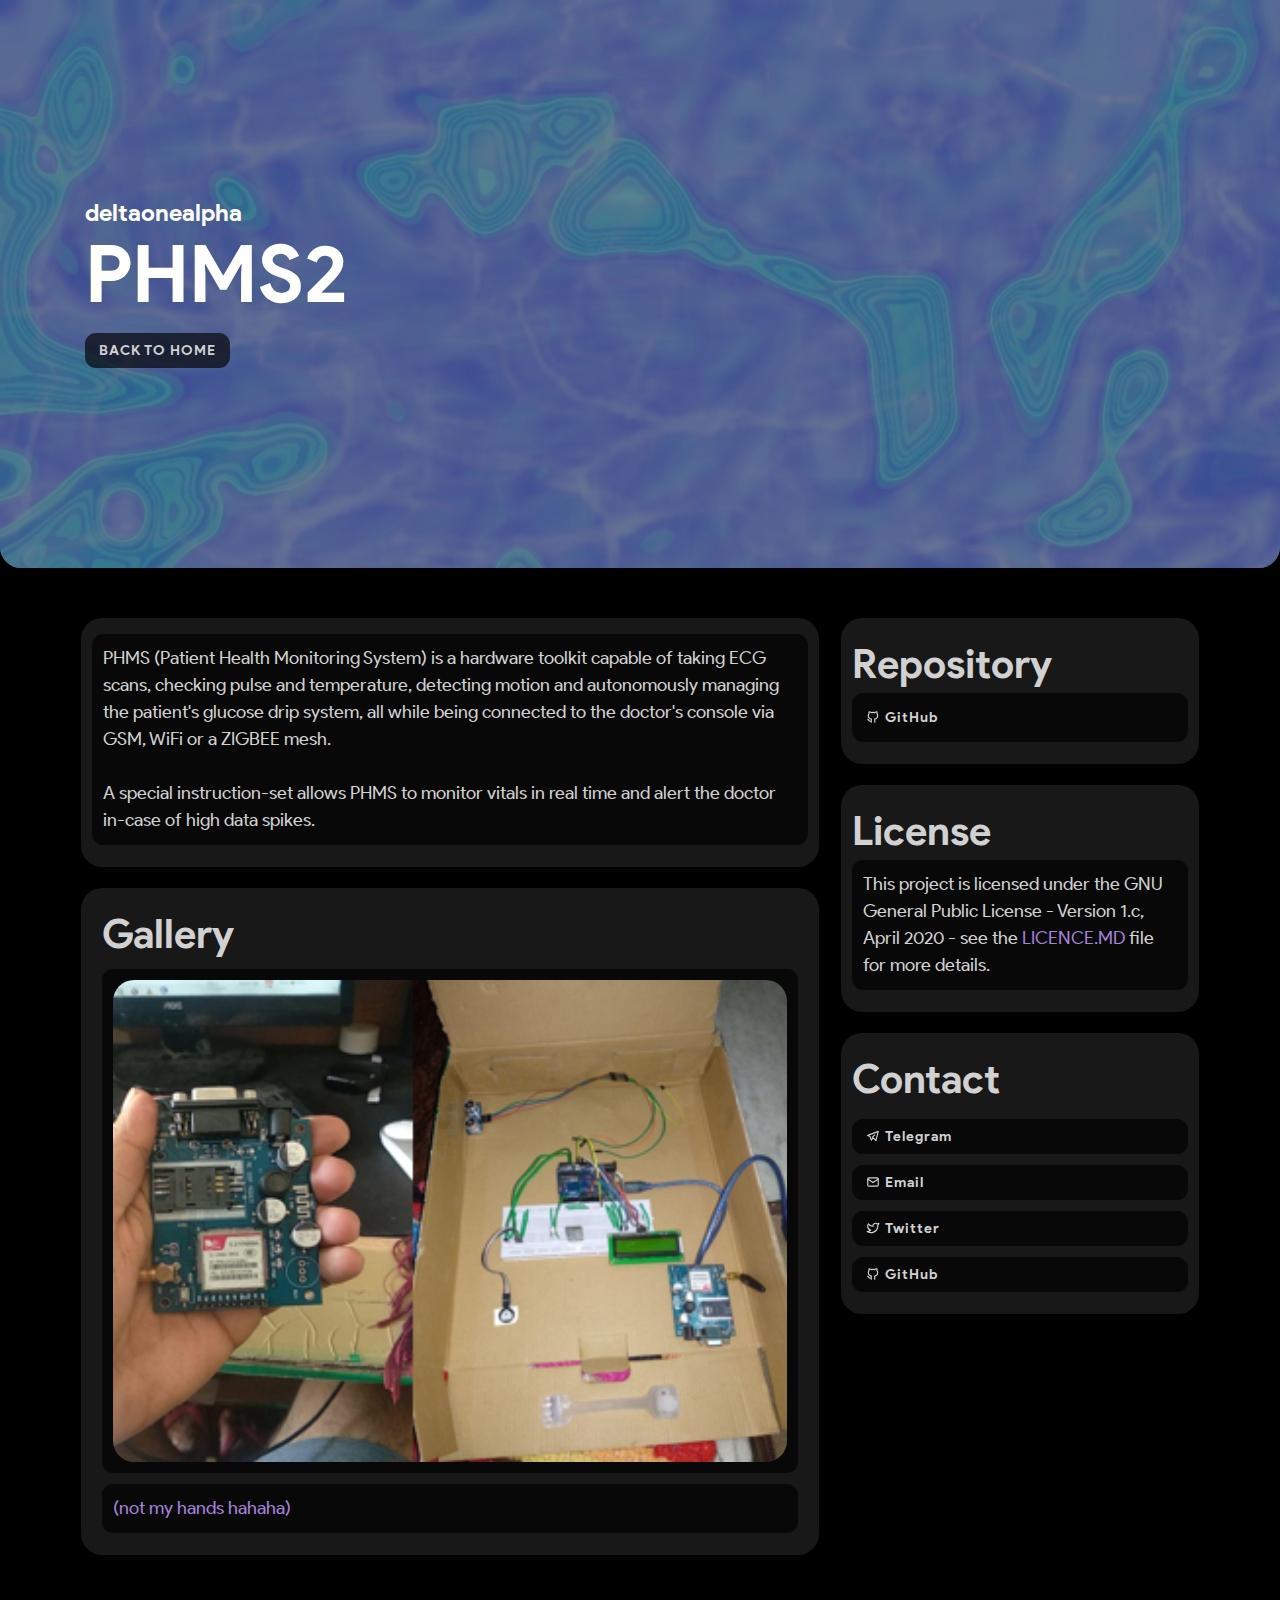
<file: phms2.html>
<!DOCTYPE html>
<html>

<head>
    <meta charset="utf-8">
    <meta name="viewport" content="width=device-width, initial-scale=1.0, shrink-to-fit=no">
    <title>PHMS2 - deltaonealpha</title>
    <meta name="description" content="deltaonealpha">
    <link rel="icon" type="image/jpeg" sizes="1800x945" href="assets/img/mainwalldta.jpg?h=601fd2e0a90e8f464d47ae517417f5c7">
    <link rel="icon" type="image/jpeg" sizes="1800x945" href="assets/img/mainwalldta.jpg?h=601fd2e0a90e8f464d47ae517417f5c7">
    <link rel="icon" type="image/jpeg" sizes="1800x945" href="assets/img/mainwalldta.jpg?h=601fd2e0a90e8f464d47ae517417f5c7">
    <link rel="icon" type="image/jpeg" sizes="1800x945" href="assets/img/mainwalldta.jpg?h=601fd2e0a90e8f464d47ae517417f5c7">
    <link rel="icon" type="image/jpeg" sizes="1800x945" href="assets/img/mainwalldta.jpg?h=601fd2e0a90e8f464d47ae517417f5c7">
    <link rel="stylesheet" href="assets/bootstrap/css/bootstrap.min.css?h=72c282b4576980712fa9952102e202ef">
    <link rel="stylesheet" href="https://fonts.googleapis.com/css?family=Open+Sans:300italic,400italic,600italic,700italic,800italic,400,300,600,700,800">
    <link rel="stylesheet" href="https://fonts.googleapis.com/css?family=Lora:400,700,400italic,700italic">
    <link rel="stylesheet" href="https://fonts.googleapis.com/css?family=Manrope">
    <link rel="stylesheet" href="assets/css/styles.min.css?h=65d0b40a832af0f48b3ecec514f7c5fb">
</head>

<body style="background: rgb(0,0,0);">
    <header class="masthead" style="background: url(&quot;assets/img/mainwalldta.jpg?h=601fd2e0a90e8f464d47ae517417f5c7&quot;);border-bottom-right-radius: 21px;border-bottom-left-radius: 21px;">
        <div class="overlay" style="border-bottom-left-radius: 21px;border-bottom-right-radius: 21px;"></div>
        <div class="container">
            <div class="row">
                <div class="col-md-10 col-lg-12 mx-auto">
                    <div class="site-heading"><span class="text-lowercase subheading" style="text-align: left;font-family: 'Product Sans';margin-top: 0px;font-weight: 900;">deltaonealpha</span>
                        <h1 style="font-family: 'Product Sans';text-align: left;font-weight: bold;margin-bottom: 0px;">PHMS2</h1>
                        <div class="text-left">
                            <!-- Start: delclass_button --><a class="btn text-capitalize text-left shadow-none" role="button" style="color: #d1d1d1;background: rgba(0,0,0,0.6509803921568628);border-radius: 11px;font-family: 'Product Sans';padding-top: 7px;padding-bottom: 7px;border-style: none;border-color: rgba(0,0,0,0.6509803921568628);margin-right: 5px;padding-right: 14px;padding-left: 14px;margin-top: 11px;" href="index.html#top">BACK TO HOME</a><!-- End: delclass_button -->
                        </div>
                    </div>
                </div>
            </div>
        </div>
    </header>
    <div class="container">
        <div class="row text-left">
            <div class="col-md-10 col-lg-8" style="padding: 0px;padding-right: 0px;padding-left: 0px;padding-top: 0px;padding-bottom: 0px;">
                <div class="post-preview" style="background: #181818;padding: 11px;border-radius: 21px;margin-left: 11px;margin-right: 11px;">
                    <p class="post-meta" style="margin-bottom: 11px;padding-right: 11px;padding-bottom: 11px;padding-top: 11px;font-family: 'Product Sans';font-style: normal;color: #d1d1d1;font-size: 18px;padding-left: 11px;border-radius: 11px;background: rgba(0,0,0,0.6509803921568628);margin-top: 5px;">PHMS (Patient Health Monitoring System) is a hardware toolkit capable of taking ECG scans, checking pulse and temperature, detecting motion and autonomously managing the patient's glucose drip system, all while being connected to the doctor's console via GSM, WiFi or a ZIGBEE mesh.<br><br>A special instruction-set allows PHMS to monitor vitals in real time and alert the doctor in-case of high data spikes.<br></p>
                </div>
                <div class="post-preview" style="background: #181818;padding: 11px;border-radius: 21px;margin-top: 21px;margin-bottom: 21px;margin-right: 11px;margin-left: 11px;padding-left: 21px;padding-right: 21px;">
                    <h1 style="padding-left: 0px;color: #d1d1d1;font-family: 'Product Sans';font-weight: 900;margin-bottom: 11px;margin-top: 11px;"><strong>Gallery</strong><br></h1>
                    <p class="post-meta" style="margin-bottom: 11px;padding-right: 11px;padding-bottom: 0px;padding-top: 11px;font-family: 'Product Sans';font-style: normal;color: #d1d1d1;padding-left: 11px;background: rgba(0,0,0,0.6509803921568628);border-radius: 11px;margin-top: 5px;font-size: 18px;font-weight: 900;"><img style="margin-bottom: 11px;width: 100%;border-radius: 21px;margin-right: 11px;" src="assets/img/PHMS2/1.png?h=dc43734c6e65f6fa9ac9635a56960762"><br></p>
                    <p class="post-meta" style="margin-bottom: 11px;padding-right: 11px;padding-bottom: 11px;padding-top: 11px;font-family: 'Product Sans';font-style: normal;color: #a582dc;font-size: 18px;padding-left: 11px;border-radius: 11px;background: rgba(0,0,0,0.6509803921568628);margin-top: 5px;">(not my hands hahaha)</p>
                </div>
            </div>
            <div class="col" style="padding-right: 11px;padding-left: 11px;">
                <div class="post-preview" style="background: #181818;padding: 11px;border-radius: 21px;margin-top: 0px;margin-right: 0px;padding-right: 11px;margin-bottom: 21px;">
                    <h1 style="padding-left: 0px;color: #d1d1d1;font-family: 'Product Sans';font-weight: 900;margin-bottom: 5px;margin-top: 11px;">Repository</h1><!-- Start: delclass_button --><a class="btn text-capitalize text-left shadow-none" role="button" style="color: #d1d1d1;background: rgba(0,0,0,0.6509803921568628);border-radius: 11px;font-family: 'Product Sans';padding-top: 14px;padding-bottom: 14px;border-style: none;border-color: rgba(0,0,0,0.6509803921568628);margin-right: 11px;padding-right: 14px;padding-left: 14px;margin-top: 0px;width: 100%;margin-left: 0px;font-size: 14px;margin-bottom: 11px;" href="https://github.com/deltaonealpha/PHMS-1"><svg xmlns="http://www.w3.org/2000/svg" width="1em" height="1em" viewBox="0 0 24 24" stroke-width="2" stroke="currentColor" fill="none" stroke-linecap="round" stroke-linejoin="round" class="icon icon-tabler icon-tabler-brand-github" style="margin-right: 5px;margin-bottom: 3px;">
                            <path stroke="none" d="M0 0h24v24H0z" fill="none"></path>
                            <path d="M9 19c-4.3 1.4 -4.3 -2.5 -6 -3m12 5v-3.5c0 -1 .1 -1.4 -.5 -2c2.8 -.3 5.5 -1.4 5.5 -6a4.6 4.6 0 0 0 -1.3 -3.2a4.2 4.2 0 0 0 -.1 -3.2s-1.1 -.3 -3.5 1.3a12.3 12.3 0 0 0 -6.2 0c-2.4 -1.6 -3.5 -1.3 -3.5 -1.3a4.2 4.2 0 0 0 -.1 3.2a4.6 4.6 0 0 0 -1.3 3.2c0 4.6 2.7 5.7 5.5 6c-.6 .6 -.6 1.2 -.5 2v3.5"></path>
                        </svg>GitHub<br></a><!-- End: delclass_button -->
                </div>
                <div class="post-preview" style="background: #181818;padding: 11px;border-radius: 21px;margin-top: 21px;margin-right: 0px;padding-right: 11px;margin-bottom: 21px;">
                    <h1 style="padding-left: 0px;color: #d1d1d1;font-family: 'Product Sans';font-weight: 900;margin-bottom: 5px;margin-top: 11px;">License</h1>
                    <p class="post-meta" style="margin-bottom: 11px;padding-right: 11px;padding-bottom: 11px;padding-top: 11px;font-family: 'Product Sans';font-style: normal;color: #d1d1d1;padding-left: 11px;background: rgba(0,0,0,0.6509803921568628);border-style: none;border-color: rgba(0,0,0,0.6509803921568628);border-radius: 11px;">This project is licensed under the GNU General Public License - Version 1.c, April 2020 - see the&nbsp;<a href="https://github.com/deltaonealpha/DBFA/blob/master/LICENSE.md" style="color: #a582dc;">LICENCE.MD</a>&nbsp;file for more details.<br></p>
                </div>
                <div class="post-preview" style="background: #181818;padding: 11px;border-radius: 21px;margin-top: 21px;margin-right: 0px;padding-right: 11px;margin-bottom: 21px;">
                    <h1 style="padding-left: 0px;color: #d1d1d1;font-family: 'Product Sans';font-weight: 900;margin-bottom: 5px;margin-top: 11px;">Contact</h1><!-- Start: delclass_button --><a class="btn text-capitalize text-left shadow-none" role="button" style="color: #d1d1d1;background: rgba(0,0,0,0.6509803921568628);border-radius: 11px;font-family: 'Product Sans';padding-top: 7px;padding-bottom: 7px;border-style: none;border-color: rgba(0,0,0,0.6509803921568628);margin-right: 11px;padding-right: 14px;padding-left: 14px;margin-top: 11px;width: 100%;margin-left: 0px;" href="https://t.me/deltaonealpha"><svg xmlns="http://www.w3.org/2000/svg" width="1em" height="1em" viewBox="0 0 24 24" stroke-width="2" stroke="currentColor" fill="none" stroke-linecap="round" stroke-linejoin="round" class="icon icon-tabler icon-tabler-brand-telegram" style="margin-right: 5px;margin-bottom: 3px;">
                            <path stroke="none" d="M0 0h24v24H0z" fill="none"></path>
                            <path d="M15 10l-4 4l6 6l4 -16l-18 7l4 2l2 6l3 -4"></path>
                        </svg>Telegram</a><!-- End: delclass_button -->
                    <!-- Start: delclass_button --><a class="btn text-capitalize text-left shadow-none" role="button" style="color: #d1d1d1;background: rgba(0,0,0,0.6509803921568628);border-radius: 11px;font-family: 'Product Sans';padding-top: 7px;padding-bottom: 7px;border-style: none;border-color: rgba(0,0,0,0.6509803921568628);margin-right: 11px;padding-right: 14px;padding-left: 14px;margin-top: 11px;width: 100%;margin-left: 0px;" href="mailto:balaji.pranav@outlook.in"><svg xmlns="http://www.w3.org/2000/svg" width="1em" height="1em" viewBox="0 0 24 24" stroke-width="2" stroke="currentColor" fill="none" stroke-linecap="round" stroke-linejoin="round" class="icon icon-tabler icon-tabler-mail" style="margin-right: 5px;margin-bottom: 3px;">
                            <path stroke="none" d="M0 0h24v24H0z" fill="none"></path>
                            <rect x="3" y="5" width="18" height="14" rx="2"></rect>
                            <polyline points="3 7 12 13 21 7"></polyline>
                        </svg>Email</a><!-- End: delclass_button -->
                    <!-- Start: delclass_button --><a class="btn text-capitalize text-left shadow-none" role="button" style="color: #d1d1d1;background: rgba(0,0,0,0.6509803921568628);border-radius: 11px;font-family: 'Product Sans';padding-top: 7px;padding-bottom: 7px;border-style: none;border-color: rgba(0,0,0,0.6509803921568628);margin-right: 11px;padding-right: 14px;padding-left: 14px;margin-top: 11px;width: 100%;margin-left: 0px;" href="https://twitter.com/deltaonealpha"><svg xmlns="http://www.w3.org/2000/svg" width="1em" height="1em" viewBox="0 0 24 24" stroke-width="2" stroke="currentColor" fill="none" stroke-linecap="round" stroke-linejoin="round" class="icon icon-tabler icon-tabler-brand-twitter" style="margin-right: 5px;margin-bottom: 3px;">
                            <path stroke="none" d="M0 0h24v24H0z" fill="none"></path>
                            <path d="M22 4.01c-1 .49 -1.98 .689 -3 .99c-1.121 -1.265 -2.783 -1.335 -4.38 -.737s-2.643 2.06 -2.62 3.737v1c-3.245 .083 -6.135 -1.395 -8 -4c0 0 -4.182 7.433 4 11c-1.872 1.247 -3.739 2.088 -6 2c3.308 1.803 6.913 2.423 10.034 1.517c3.58 -1.04 6.522 -3.723 7.651 -7.742a13.84 13.84 0 0 0 .497 -3.753c-.002 -.249 1.51 -2.772 1.818 -4.013z"></path>
                        </svg>Twitter</a><!-- End: delclass_button -->
                    <!-- Start: delclass_button --><a class="btn text-capitalize text-left shadow-none" role="button" style="color: #d1d1d1;background: rgba(0,0,0,0.6509803921568628);border-radius: 11px;font-family: 'Product Sans';padding-top: 7px;padding-bottom: 7px;border-style: none;border-color: rgba(0,0,0,0.6509803921568628);margin-right: 11px;padding-right: 14px;padding-left: 14px;margin-top: 11px;width: 100%;margin-left: 0px;margin-bottom: 11px;" href="https://github.com/deltaonealpha"><svg xmlns="http://www.w3.org/2000/svg" width="1em" height="1em" viewBox="0 0 24 24" stroke-width="2" stroke="currentColor" fill="none" stroke-linecap="round" stroke-linejoin="round" class="icon icon-tabler icon-tabler-brand-github" style="margin-right: 5px;margin-bottom: 3px;">
                            <path stroke="none" d="M0 0h24v24H0z" fill="none"></path>
                            <path d="M9 19c-4.3 1.4 -4.3 -2.5 -6 -3m12 5v-3.5c0 -1 .1 -1.4 -.5 -2c2.8 -.3 5.5 -1.4 5.5 -6a4.6 4.6 0 0 0 -1.3 -3.2a4.2 4.2 0 0 0 -.1 -3.2s-1.1 -.3 -3.5 1.3a12.3 12.3 0 0 0 -6.2 0c-2.4 -1.6 -3.5 -1.3 -3.5 -1.3a4.2 4.2 0 0 0 -.1 3.2a4.6 4.6 0 0 0 -1.3 3.2c0 4.6 2.7 5.7 5.5 6c-.6 .6 -.6 1.2 -.5 2v3.5"></path>
                        </svg>GitHub</a><!-- End: delclass_button -->
                </div>
            </div>
        </div>
    </div>
    <footer></footer>
    <script src="assets/js/jquery.min.js?h=89312d34339dcd686309fe284b3f226f"></script>
    <script src="assets/bootstrap/js/bootstrap.min.js?h=03ab36d1dde930b7d44a712f19075641"></script>
    <script src="assets/js/script.min.js?h=33575e8ad7d7046f302391200daded24"></script>
</body>

</html>
</file>
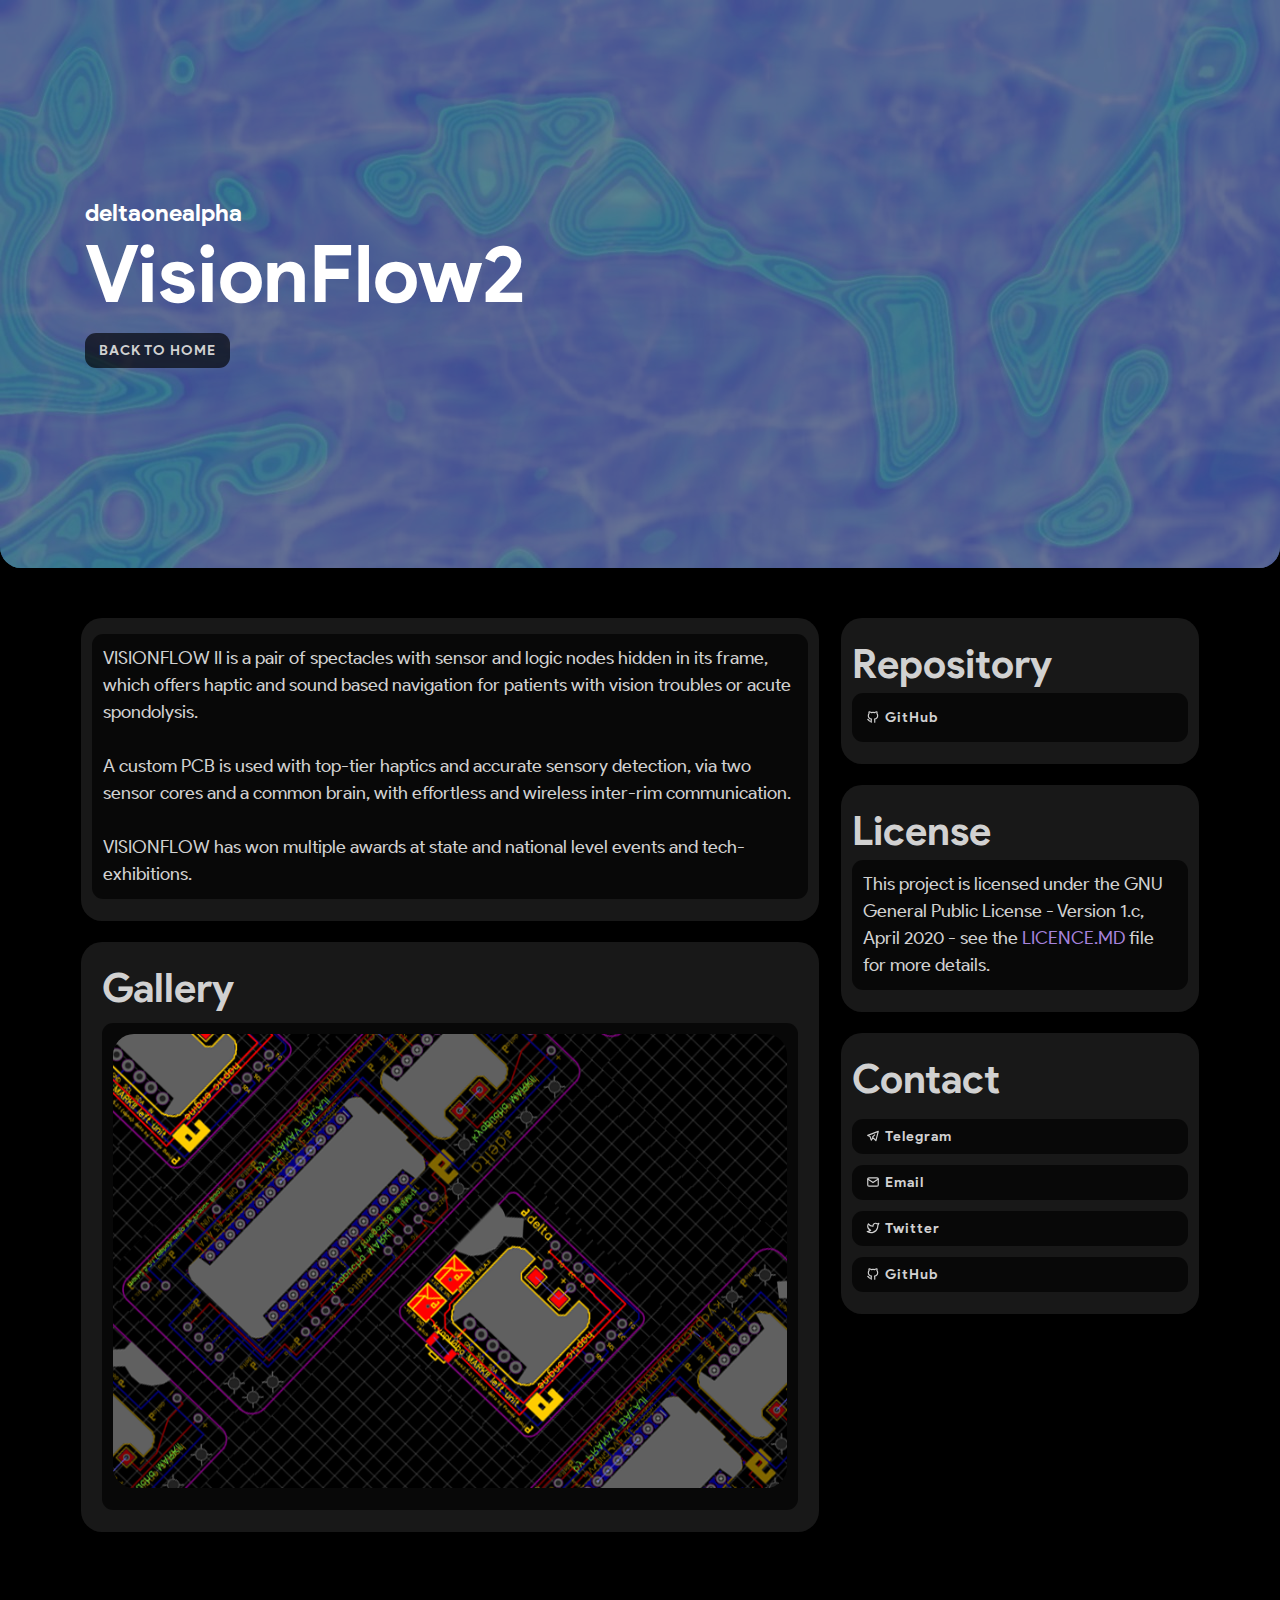
<file: visionflow2.html>
<!DOCTYPE html>
<html>

<head>
    <meta charset="utf-8">
    <meta name="viewport" content="width=device-width, initial-scale=1.0, shrink-to-fit=no">
    <title>VisionFlow2 - deltaonealpha</title>
    <meta name="description" content="deltaonealpha">
    <link rel="icon" type="image/jpeg" sizes="1800x945" href="assets/img/mainwalldta.jpg?h=601fd2e0a90e8f464d47ae517417f5c7">
    <link rel="icon" type="image/jpeg" sizes="1800x945" href="assets/img/mainwalldta.jpg?h=601fd2e0a90e8f464d47ae517417f5c7">
    <link rel="icon" type="image/jpeg" sizes="1800x945" href="assets/img/mainwalldta.jpg?h=601fd2e0a90e8f464d47ae517417f5c7">
    <link rel="icon" type="image/jpeg" sizes="1800x945" href="assets/img/mainwalldta.jpg?h=601fd2e0a90e8f464d47ae517417f5c7">
    <link rel="icon" type="image/jpeg" sizes="1800x945" href="assets/img/mainwalldta.jpg?h=601fd2e0a90e8f464d47ae517417f5c7">
    <link rel="stylesheet" href="assets/bootstrap/css/bootstrap.min.css?h=72c282b4576980712fa9952102e202ef">
    <link rel="stylesheet" href="https://fonts.googleapis.com/css?family=Open+Sans:300italic,400italic,600italic,700italic,800italic,400,300,600,700,800">
    <link rel="stylesheet" href="https://fonts.googleapis.com/css?family=Lora:400,700,400italic,700italic">
    <link rel="stylesheet" href="https://fonts.googleapis.com/css?family=Manrope">
    <link rel="stylesheet" href="assets/css/styles.min.css?h=65d0b40a832af0f48b3ecec514f7c5fb">
</head>

<body style="background: rgb(0,0,0);">
    <header class="masthead" style="background: url(&quot;assets/img/mainwalldta.jpg?h=601fd2e0a90e8f464d47ae517417f5c7&quot;);border-bottom-right-radius: 21px;border-bottom-left-radius: 21px;">
        <div class="overlay" style="border-bottom-left-radius: 21px;border-bottom-right-radius: 21px;"></div>
        <div class="container">
            <div class="row">
                <div class="col-md-10 col-lg-12 mx-auto">
                    <div class="site-heading"><span class="text-lowercase subheading" style="text-align: left;font-family: 'Product Sans';margin-top: 0px;font-weight: 900;">deltaonealpha</span>
                        <h1 style="font-family: 'Product Sans';text-align: left;font-weight: bold;margin-bottom: 0px;">VisionFlow2</h1>
                        <div class="text-left">
                            <!-- Start: delclass_button --><a class="btn text-capitalize text-left shadow-none" role="button" style="color: #d1d1d1;background: rgba(0,0,0,0.6509803921568628);border-radius: 11px;font-family: 'Product Sans';padding-top: 7px;padding-bottom: 7px;border-style: none;border-color: rgba(0,0,0,0.6509803921568628);margin-right: 5px;padding-right: 14px;padding-left: 14px;margin-top: 11px;" href="index.html#top">BACK TO HOME</a><!-- End: delclass_button -->
                        </div>
                    </div>
                </div>
            </div>
        </div>
    </header>
    <div class="container">
        <div class="row text-left">
            <div class="col-md-10 col-lg-8" style="padding: 0px;padding-right: 0px;padding-left: 0px;padding-top: 0px;padding-bottom: 0px;">
                <div class="post-preview" style="background: #181818;padding: 11px;border-radius: 21px;margin-left: 11px;margin-right: 11px;">
                    <p class="post-meta" style="margin-bottom: 11px;padding-right: 11px;padding-bottom: 11px;padding-top: 11px;font-family: 'Product Sans';font-style: normal;color: #d1d1d1;font-size: 18px;padding-left: 11px;border-radius: 11px;background: rgba(0,0,0,0.6509803921568628);margin-top: 5px;">VISIONFLOW II is a pair of spectacles with sensor and logic nodes hidden in its frame, which offers haptic and sound based navigation for patients with vision troubles or acute spondolysis.<br><br>A custom PCB is used with top-tier haptics and accurate sensory detection, via two sensor cores and a common brain, with effortless and wireless inter-rim communication.<br><br>VISIONFLOW has won multiple awards at state and national level events and tech-exhibitions.<br></p>
                </div>
                <div class="post-preview" style="background: #181818;padding: 11px;border-radius: 21px;margin-top: 21px;margin-bottom: 21px;margin-right: 11px;margin-left: 11px;padding-left: 21px;padding-right: 21px;">
                    <h1 style="padding-left: 0px;color: #d1d1d1;font-family: 'Product Sans';font-weight: 900;margin-bottom: 11px;margin-top: 11px;"><strong>Gallery</strong><br></h1>
                    <p class="post-meta" style="margin-bottom: 11px;padding-right: 11px;padding-bottom: 11px;padding-top: 11px;font-family: 'Product Sans';font-style: normal;color: #d1d1d1;padding-left: 11px;background: rgba(0,0,0,0.6509803921568628);border-radius: 11px;margin-top: 5px;font-size: 18px;font-weight: 900;"><img style="margin-bottom: 11px;width: 100%;border-radius: 21px;margin-right: 11px;" src="assets/img/VF2/3.png?h=ad46320f3011100916d552311fec046e"><br></p>
                </div>
            </div>
            <div class="col" style="padding-right: 11px;padding-left: 11px;">
                <div class="post-preview" style="background: #181818;padding: 11px;border-radius: 21px;margin-top: 0px;margin-right: 0px;padding-right: 11px;margin-bottom: 21px;">
                    <h1 style="padding-left: 0px;color: #d1d1d1;font-family: 'Product Sans';font-weight: 900;margin-bottom: 5px;margin-top: 11px;">Repository</h1><!-- Start: delclass_button --><a class="btn text-capitalize text-left shadow-none" role="button" style="color: #d1d1d1;background: rgba(0,0,0,0.6509803921568628);border-radius: 11px;font-family: 'Product Sans';padding-top: 14px;padding-bottom: 14px;border-style: none;border-color: rgba(0,0,0,0.6509803921568628);margin-right: 11px;padding-right: 14px;padding-left: 14px;margin-top: 0px;width: 100%;margin-left: 0px;font-size: 14px;margin-bottom: 11px;" href="https://github.com/deltaonealpha/visionflow2"><svg xmlns="http://www.w3.org/2000/svg" width="1em" height="1em" viewBox="0 0 24 24" stroke-width="2" stroke="currentColor" fill="none" stroke-linecap="round" stroke-linejoin="round" class="icon icon-tabler icon-tabler-brand-github" style="margin-right: 5px;margin-bottom: 3px;">
                            <path stroke="none" d="M0 0h24v24H0z" fill="none"></path>
                            <path d="M9 19c-4.3 1.4 -4.3 -2.5 -6 -3m12 5v-3.5c0 -1 .1 -1.4 -.5 -2c2.8 -.3 5.5 -1.4 5.5 -6a4.6 4.6 0 0 0 -1.3 -3.2a4.2 4.2 0 0 0 -.1 -3.2s-1.1 -.3 -3.5 1.3a12.3 12.3 0 0 0 -6.2 0c-2.4 -1.6 -3.5 -1.3 -3.5 -1.3a4.2 4.2 0 0 0 -.1 3.2a4.6 4.6 0 0 0 -1.3 3.2c0 4.6 2.7 5.7 5.5 6c-.6 .6 -.6 1.2 -.5 2v3.5"></path>
                        </svg>GitHub<br></a><!-- End: delclass_button -->
                </div>
                <div class="post-preview" style="background: #181818;padding: 11px;border-radius: 21px;margin-top: 21px;margin-right: 0px;padding-right: 11px;margin-bottom: 21px;">
                    <h1 style="padding-left: 0px;color: #d1d1d1;font-family: 'Product Sans';font-weight: 900;margin-bottom: 5px;margin-top: 11px;">License</h1>
                    <p class="post-meta" style="margin-bottom: 11px;padding-right: 11px;padding-bottom: 11px;padding-top: 11px;font-family: 'Product Sans';font-style: normal;color: #d1d1d1;padding-left: 11px;background: rgba(0,0,0,0.6509803921568628);border-style: none;border-color: rgba(0,0,0,0.6509803921568628);border-radius: 11px;">This project is licensed under the GNU General Public License - Version 1.c, April 2020 - see the&nbsp;<a href="https://github.com/deltaonealpha/DBFA/blob/master/LICENSE.md" style="color: #a582dc;">LICENCE.MD</a>&nbsp;file for more details.<br></p>
                </div>
                <div class="post-preview" style="background: #181818;padding: 11px;border-radius: 21px;margin-top: 21px;margin-right: 0px;padding-right: 11px;margin-bottom: 21px;">
                    <h1 style="padding-left: 0px;color: #d1d1d1;font-family: 'Product Sans';font-weight: 900;margin-bottom: 5px;margin-top: 11px;">Contact</h1><!-- Start: delclass_button --><a class="btn text-capitalize text-left shadow-none" role="button" style="color: #d1d1d1;background: rgba(0,0,0,0.6509803921568628);border-radius: 11px;font-family: 'Product Sans';padding-top: 7px;padding-bottom: 7px;border-style: none;border-color: rgba(0,0,0,0.6509803921568628);margin-right: 11px;padding-right: 14px;padding-left: 14px;margin-top: 11px;width: 100%;margin-left: 0px;" href="https://t.me/deltaonealpha"><svg xmlns="http://www.w3.org/2000/svg" width="1em" height="1em" viewBox="0 0 24 24" stroke-width="2" stroke="currentColor" fill="none" stroke-linecap="round" stroke-linejoin="round" class="icon icon-tabler icon-tabler-brand-telegram" style="margin-right: 5px;margin-bottom: 3px;">
                            <path stroke="none" d="M0 0h24v24H0z" fill="none"></path>
                            <path d="M15 10l-4 4l6 6l4 -16l-18 7l4 2l2 6l3 -4"></path>
                        </svg>Telegram</a><!-- End: delclass_button -->
                    <!-- Start: delclass_button --><a class="btn text-capitalize text-left shadow-none" role="button" style="color: #d1d1d1;background: rgba(0,0,0,0.6509803921568628);border-radius: 11px;font-family: 'Product Sans';padding-top: 7px;padding-bottom: 7px;border-style: none;border-color: rgba(0,0,0,0.6509803921568628);margin-right: 11px;padding-right: 14px;padding-left: 14px;margin-top: 11px;width: 100%;margin-left: 0px;" href="mailto:balaji.pranav@outlook.in"><svg xmlns="http://www.w3.org/2000/svg" width="1em" height="1em" viewBox="0 0 24 24" stroke-width="2" stroke="currentColor" fill="none" stroke-linecap="round" stroke-linejoin="round" class="icon icon-tabler icon-tabler-mail" style="margin-right: 5px;margin-bottom: 3px;">
                            <path stroke="none" d="M0 0h24v24H0z" fill="none"></path>
                            <rect x="3" y="5" width="18" height="14" rx="2"></rect>
                            <polyline points="3 7 12 13 21 7"></polyline>
                        </svg>Email</a><!-- End: delclass_button -->
                    <!-- Start: delclass_button --><a class="btn text-capitalize text-left shadow-none" role="button" style="color: #d1d1d1;background: rgba(0,0,0,0.6509803921568628);border-radius: 11px;font-family: 'Product Sans';padding-top: 7px;padding-bottom: 7px;border-style: none;border-color: rgba(0,0,0,0.6509803921568628);margin-right: 11px;padding-right: 14px;padding-left: 14px;margin-top: 11px;width: 100%;margin-left: 0px;" href="https://twitter.com/deltaonealpha"><svg xmlns="http://www.w3.org/2000/svg" width="1em" height="1em" viewBox="0 0 24 24" stroke-width="2" stroke="currentColor" fill="none" stroke-linecap="round" stroke-linejoin="round" class="icon icon-tabler icon-tabler-brand-twitter" style="margin-right: 5px;margin-bottom: 3px;">
                            <path stroke="none" d="M0 0h24v24H0z" fill="none"></path>
                            <path d="M22 4.01c-1 .49 -1.98 .689 -3 .99c-1.121 -1.265 -2.783 -1.335 -4.38 -.737s-2.643 2.06 -2.62 3.737v1c-3.245 .083 -6.135 -1.395 -8 -4c0 0 -4.182 7.433 4 11c-1.872 1.247 -3.739 2.088 -6 2c3.308 1.803 6.913 2.423 10.034 1.517c3.58 -1.04 6.522 -3.723 7.651 -7.742a13.84 13.84 0 0 0 .497 -3.753c-.002 -.249 1.51 -2.772 1.818 -4.013z"></path>
                        </svg>Twitter</a><!-- End: delclass_button -->
                    <!-- Start: delclass_button --><a class="btn text-capitalize text-left shadow-none" role="button" style="color: #d1d1d1;background: rgba(0,0,0,0.6509803921568628);border-radius: 11px;font-family: 'Product Sans';padding-top: 7px;padding-bottom: 7px;border-style: none;border-color: rgba(0,0,0,0.6509803921568628);margin-right: 11px;padding-right: 14px;padding-left: 14px;margin-top: 11px;width: 100%;margin-left: 0px;margin-bottom: 11px;" href="https://github.com/deltaonealpha"><svg xmlns="http://www.w3.org/2000/svg" width="1em" height="1em" viewBox="0 0 24 24" stroke-width="2" stroke="currentColor" fill="none" stroke-linecap="round" stroke-linejoin="round" class="icon icon-tabler icon-tabler-brand-github" style="margin-right: 5px;margin-bottom: 3px;">
                            <path stroke="none" d="M0 0h24v24H0z" fill="none"></path>
                            <path d="M9 19c-4.3 1.4 -4.3 -2.5 -6 -3m12 5v-3.5c0 -1 .1 -1.4 -.5 -2c2.8 -.3 5.5 -1.4 5.5 -6a4.6 4.6 0 0 0 -1.3 -3.2a4.2 4.2 0 0 0 -.1 -3.2s-1.1 -.3 -3.5 1.3a12.3 12.3 0 0 0 -6.2 0c-2.4 -1.6 -3.5 -1.3 -3.5 -1.3a4.2 4.2 0 0 0 -.1 3.2a4.6 4.6 0 0 0 -1.3 3.2c0 4.6 2.7 5.7 5.5 6c-.6 .6 -.6 1.2 -.5 2v3.5"></path>
                        </svg>GitHub</a><!-- End: delclass_button -->
                </div>
            </div>
        </div>
    </div>
    <footer></footer>
    <script src="assets/js/jquery.min.js?h=89312d34339dcd686309fe284b3f226f"></script>
    <script src="assets/bootstrap/js/bootstrap.min.js?h=03ab36d1dde930b7d44a712f19075641"></script>
    <script src="assets/js/script.min.js?h=33575e8ad7d7046f302391200daded24"></script>
</body>

</html>
</file>
<file: assets/css/styles.min.css>
@font-face{font-family:'Product Sans';src:url(../../assets/fonts/ProductSans-Regular.woff2?h=5db82fb1d318fb6de4eef6c37cdb8d80) format('woff2'),url(../../assets/fonts/ProductSans-Regular.woff?h=5db82fb1d318fb6de4eef6c37cdb8d80) format('woff');font-weight:400;font-style:normal}@font-face{font-family:'Product Sans';src:url(../../assets/fonts/ProductSans-Bold.woff2?h=5db82fb1d318fb6de4eef6c37cdb8d80) format('woff2'),url(../../assets/fonts/ProductSans-Bold.woff?h=5db82fb1d318fb6de4eef6c37cdb8d80) format('woff');font-weight:700;font-style:normal}a,button{color:#1f1f1f;outline:0}.button:focus,a:focus,button:focus{text-decoration:none;outline:0}
</file>
